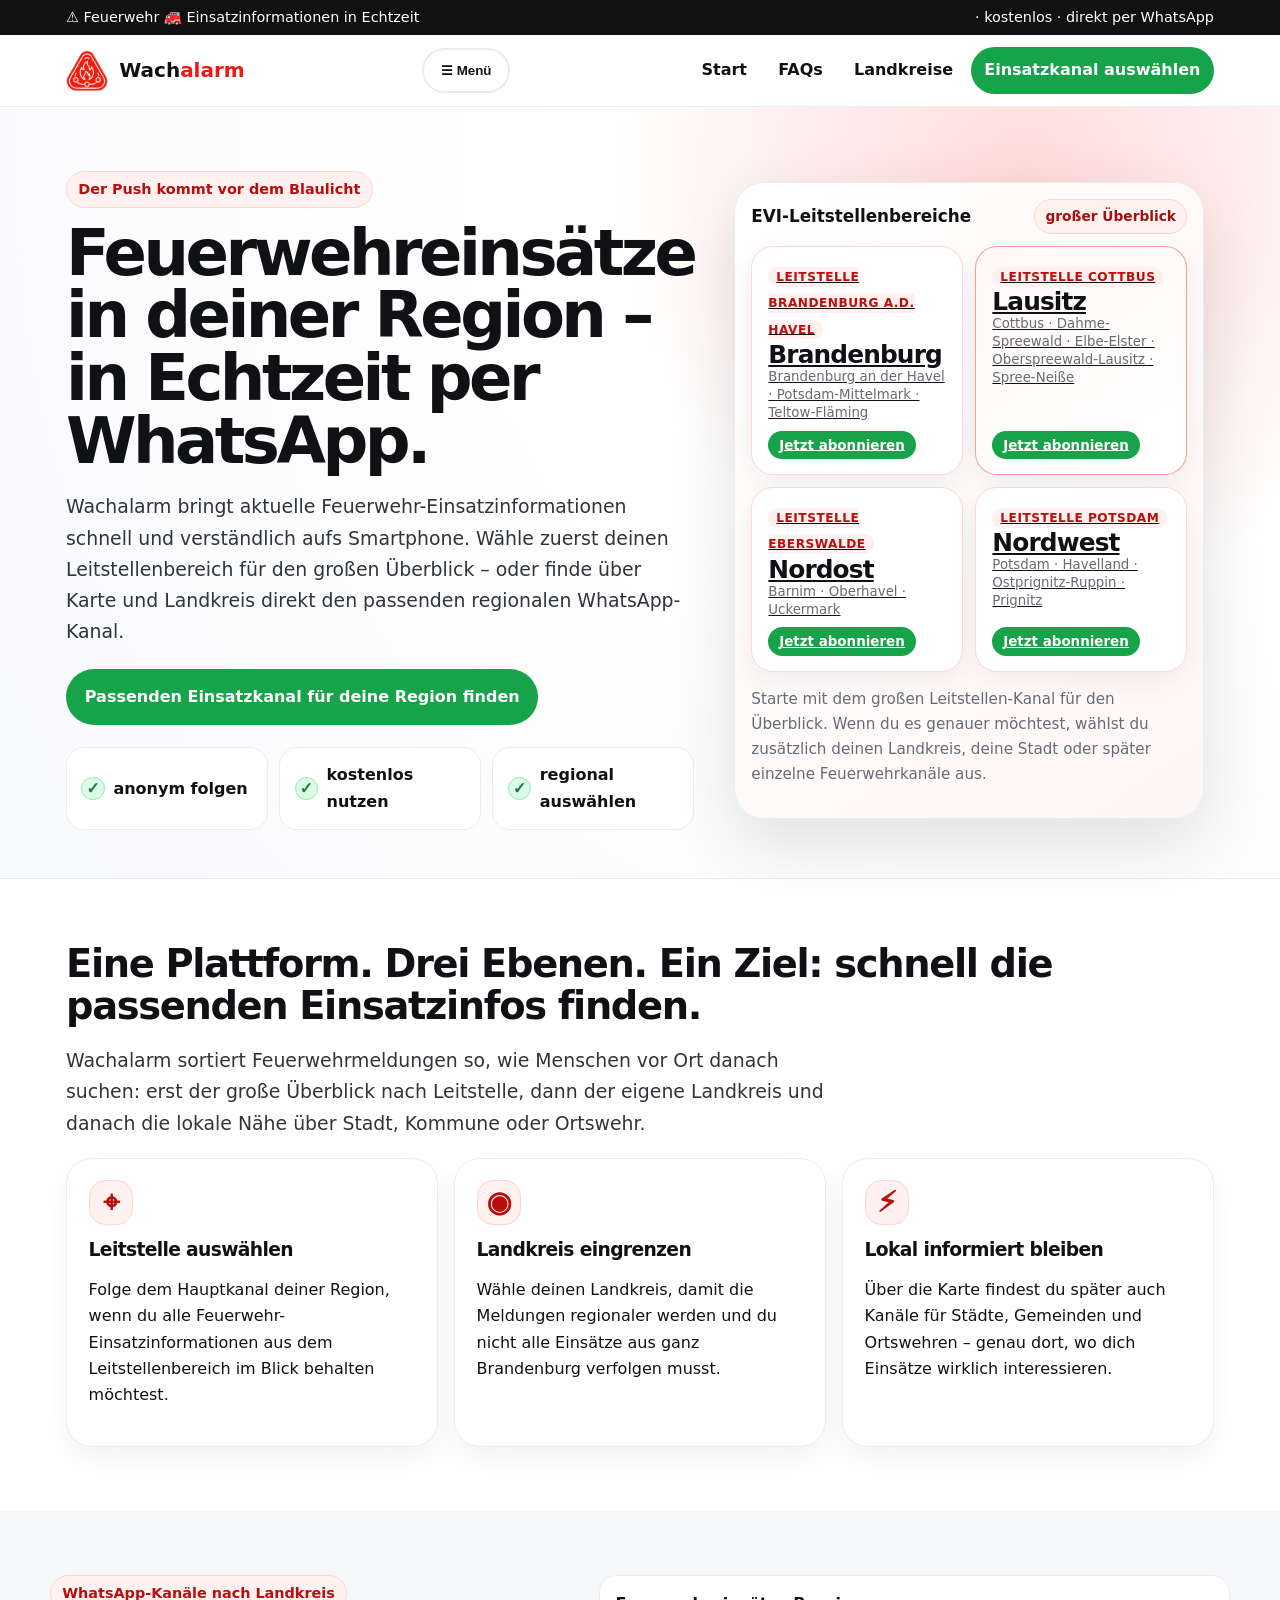
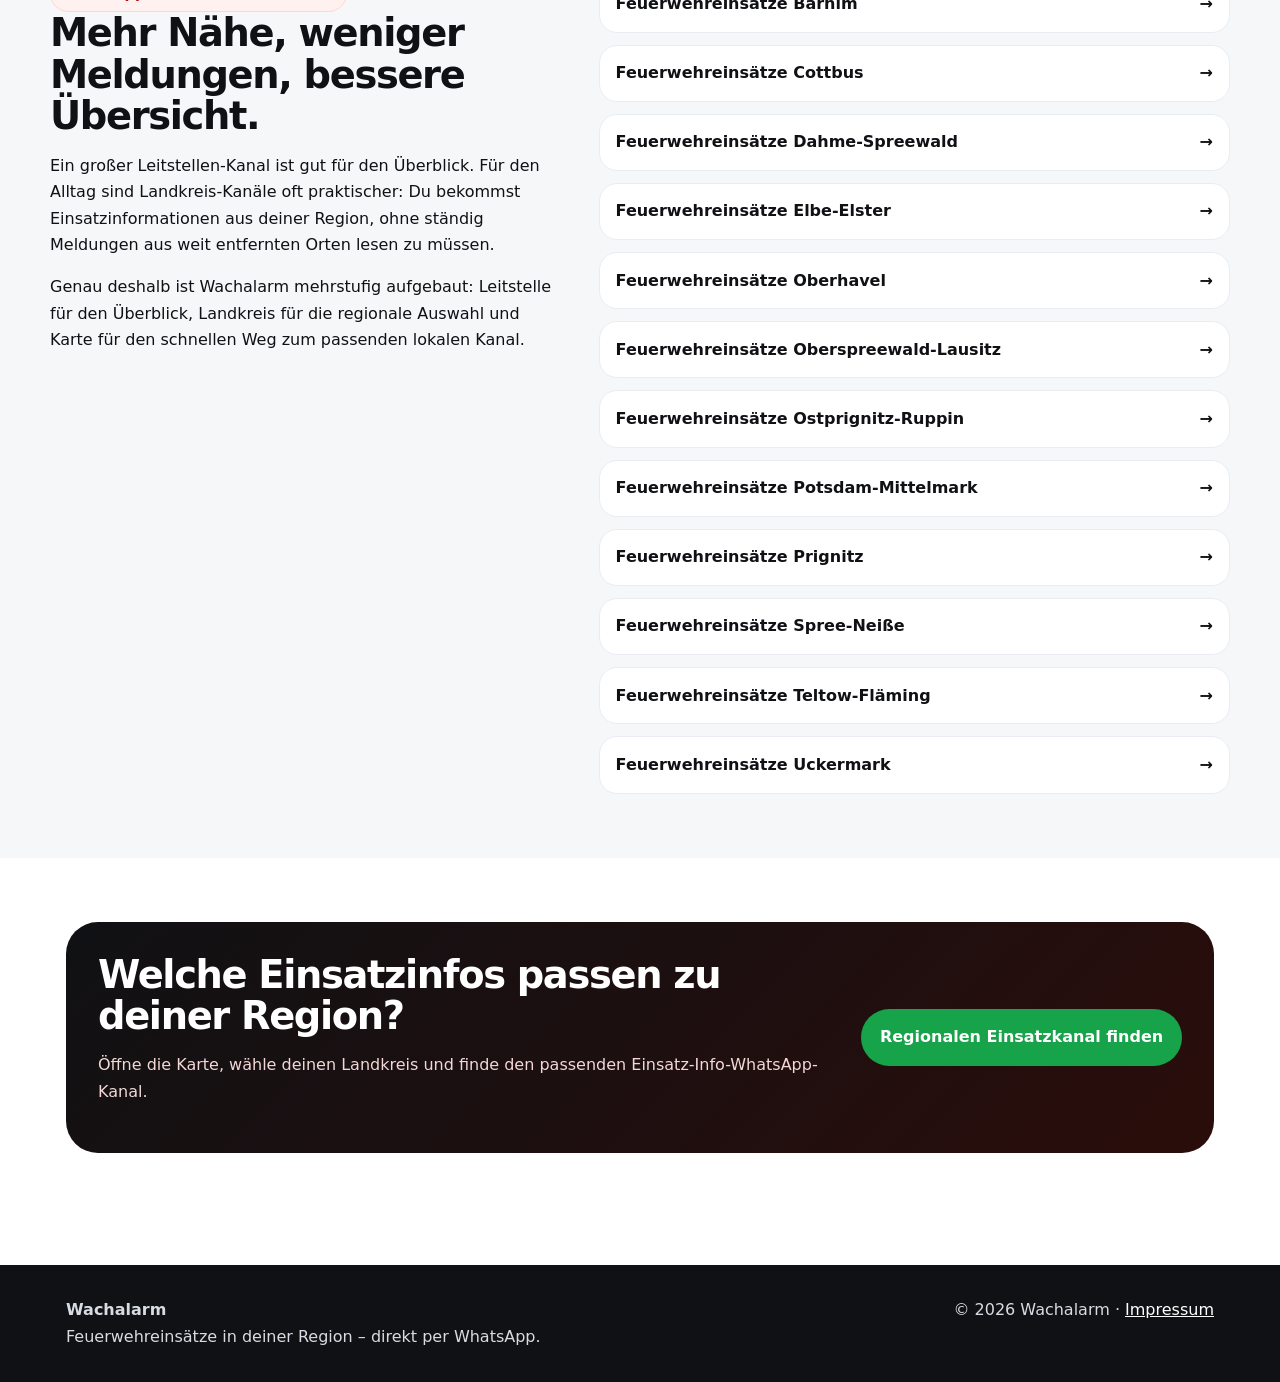
<file: index.html>
<!DOCTYPE html>
<html lang="de">
<head>
  <meta charset="UTF-8">
  <meta name="viewport" content="width=device-width, initial-scale=1.0">
  <title>Wachalarm Brandenburg – Feuerwehreinsätze aktuell per WhatsApp</title>
  <meta name="description" content="Wachalarm zeigt Feuerwehr-Einsatzinformationen aus Brandenburg. Region auswählen, WhatsApp-Kanal abonnieren und aktuelle Feuerwehreinsätze anonym erhalten.">
  <meta name="robots" content="index,follow">
  <link rel="canonical" href="https://wachalarm.de/">
  <meta property="og:title" content="Wachalarm Brandenburg – Feuerwehreinsätze aktuell per WhatsApp">
  <meta property="og:description" content="Regionale Feuerwehr-Einsatzinformationen direkt per WhatsApp: anonym, kostenlos und nach Landkreis filterbar.">
  <meta property="og:type" content="website">
  <meta property="og:url" content="https://wachalarm.de/">
  <meta property="og:image" content="https://wachalarm.de/images/waw.png">
  <meta name="twitter:card" content="summary_large_image">
  <link rel="icon" href="/images/waw.png">
  <link rel="stylesheet" href="/assets/css/style.css">
  <script defer src="/assets/js/includes.js"></script>
</head>
<body>
  <div id="menu-placeholder"></div>

  <main>
    <section class="hero">
      <div class="wrap">
        <div>
          <span class="eyebrow">Der Push kommt vor dem Blaulicht</span>
          <h1>Feuerwehreinsätze in deiner Region – in Echtzeit per WhatsApp.</h1>
          <p class="lead">
            Wachalarm bringt aktuelle Feuerwehr-Einsatzinformationen schnell und verständlich aufs Smartphone.
            Wähle zuerst deinen Leitstellenbereich für den großen Überblick – oder finde über Karte und Landkreis
            direkt den passenden regionalen WhatsApp-Kanal.
          </p>
          <div class="actions">
            <a class="btn primary" href="/karte.html">Passenden Einsatzkanal für deine Region finden</a>
          </div>
          <div class="trust">
            <div><span class="trust-icon">✓</span> anonym folgen</div>
            <div><span class="trust-icon">✓</span> kostenlos nutzen</div>
            <div><span class="trust-icon">✓</span> regional auswählen</div>
          </div>
        </div>

        <div class="map-card control-centers-card">
          <div class="map-head">
            <strong>EVI-Leitstellenbereiche</strong>
            <span class="pill">großer Überblick</span>
          </div>

          <div class="control-grid">
            <article class="control-tile">
              <a class="tile-main" href="https://whatsapp.com/channel/0029VbCzebT3GJOot5t3Bb0I">
                <span class="control-label">Leitstelle Brandenburg a.d. Havel</span>
                <b>Brandenburg</b>
                <small>Brandenburg an der Havel · Potsdam-Mittelmark · Teltow-Fläming</small>
              </a>
              <div class="tile-actions">
                <a class="tile-cta" href="https://whatsapp.com/channel/0029VbCzebT3GJOot5t3Bb0I" target="_blank" rel="noopener">Jetzt abonnieren</a>
              </div>
            </article>

            <article class="control-tile featured">
              <a class="tile-main" href="https://whatsapp.com/channel/0029Vabqtxa1noz5MgOe7L0D">
                <span class="control-label">Leitstelle Cottbus</span>
                <b>Lausitz</b>
                <small>Cottbus · Dahme-Spreewald · Elbe-Elster · Oberspreewald-Lausitz · Spree-Neiße</small>
              </a>
              <div class="tile-actions">
                <a class="tile-cta" href="https://whatsapp.com/channel/0029Vabqtxa1noz5MgOe7L0D" target="_blank" rel="noopener">Jetzt abonnieren</a>
              </div>
            </article>

            <article class="control-tile">
              <a class="tile-main" href="https://whatsapp.com/channel/0029VbCzebT3GJOot5t3Bb0I">
                <span class="control-label">Leitstelle Eberswalde</span>
                <b>Nordost</b>
                <small>Barnim · Oberhavel · Uckermark</small>
              </a>
              <div class="tile-actions">
                <a class="tile-cta" href="https://whatsapp.com/channel/0029VbCzebT3GJOot5t3Bb0I" target="_blank" rel="noopener">Jetzt abonnieren</a>
              </div>
            </article>

            <article class="control-tile">
              <a class="tile-main" href="https://whatsapp.com/channel/0029VbCyfZN35fLvfxdCKJ3G">
                <span class="control-label">Leitstelle Potsdam</span>
                <b>Nordwest</b>
                <small>Potsdam · Havelland · Ostprignitz-Ruppin · Prignitz</small>
              </a>
              <div class="tile-actions">
                <a class="tile-cta" href="https://whatsapp.com/channel/0029VbCyfZN35fLvfxdCKJ3G" target="_blank" rel="noopener">Jetzt abonnieren</a>
              </div>
            </article>
          </div>

          <p class="small">
            Starte mit dem großen Leitstellen-Kanal für den Überblick. Wenn du es genauer möchtest,
            wählst du zusätzlich deinen Landkreis, deine Stadt oder später einzelne Feuerwehrkanäle aus.
          </p>
        </div>
      </div>
    </section>

    <section class="section">
      <h2>Eine Plattform. Drei Ebenen. Ein Ziel: schnell die passenden Einsatzinfos finden.</h2>
      <p class="lead">
        Wachalarm sortiert Feuerwehrmeldungen so, wie Menschen vor Ort danach suchen:
        erst der große Überblick nach Leitstelle, dann der eigene Landkreis und danach die lokale Nähe
        über Stadt, Kommune oder Ortswehr.
      </p>

      <div class="cards">
        <div class="card">
          <div class="icon">⌖</div>
          <h3>Leitstelle auswählen</h3>
          <p>Folge dem Hauptkanal deiner Region, wenn du alle Feuerwehr-Einsatzinformationen aus dem Leitstellenbereich im Blick behalten möchtest.</p>
        </div>
        <div class="card">
          <div class="icon">◉</div>
          <h3>Landkreis eingrenzen</h3>
          <p>Wähle deinen Landkreis, damit die Meldungen regionaler werden und du nicht alle Einsätze aus ganz Brandenburg verfolgen musst.</p>
        </div>
        <div class="card">
          <div class="icon">⚡</div>
          <h3>Lokal informiert bleiben</h3>
          <p>Über die Karte findest du später auch Kanäle für Städte, Gemeinden und Ortswehren – genau dort, wo dich Einsätze wirklich interessieren.</p>
        </div>
      </div>
    </section>

    <section class="section alt">
      <div class="inner split">
        <div>
          <span class="eyebrow">WhatsApp-Kanäle nach Landkreis</span>
          <h2>Mehr Nähe, weniger Meldungen, bessere Übersicht.</h2>
          <p>
            Ein großer Leitstellen-Kanal ist gut für den Überblick. Für den Alltag sind Landkreis-Kanäle oft praktischer:
            Du bekommst Einsatzinformationen aus deiner Region, ohne ständig Meldungen aus weit entfernten Orten lesen zu müssen.
          </p>
          <p>
            Genau deshalb ist Wachalarm mehrstufig aufgebaut: Leitstelle für den Überblick, Landkreis für die regionale Auswahl
            und Karte für den schnellen Weg zum passenden lokalen Kanal.
          </p>
        </div>

        <div class="list">
          <a href="/landkreise/barnim.html"><span>Feuerwehreinsätze Barnim</span><span>→</span></a>
          <a href="/landkreise/cottbus.html"><span>Feuerwehreinsätze Cottbus</span><span>→</span></a>
          <a href="/landkreise/dahme-spreewald.html"><span>Feuerwehreinsätze Dahme-Spreewald</span><span>→</span></a>
          <a href="/landkreise/elbe-elster.html"><span>Feuerwehreinsätze Elbe-Elster</span><span>→</span></a>
          <a href="/landkreise/oberhavel.html"><span>Feuerwehreinsätze Oberhavel</span><span>→</span></a>
          <a href="/landkreise/oberspreewald-lausitz.html"><span>Feuerwehreinsätze Oberspreewald-Lausitz</span><span>→</span></a>
          <a href="/landkreise/ostprignitz-ruppin.html"><span>Feuerwehreinsätze Ostprignitz-Ruppin</span><span>→</span></a>
          <a href="/landkreise/potsdam-mittelmark.html"><span>Feuerwehreinsätze Potsdam-Mittelmark</span><span>→</span></a>
          <a href="/landkreise/prignitz.html"><span>Feuerwehreinsätze Prignitz</span><span>→</span></a>
          <a href="/landkreise/spree-neisse.html"><span>Feuerwehreinsätze Spree-Neiße</span><span>→</span></a>
          <a href="/landkreise/teltow-flaeming.html"><span>Feuerwehreinsätze Teltow-Fläming</span><span>→</span></a>
          <a href="/landkreise/uckermark.html"><span>Feuerwehreinsätze Uckermark</span><span>→</span></a>
        </div>
      </div>
    </section>

    <section class="section">
      <div class="cta">
        <div>
          <h2>Welche Einsatzinfos passen zu deiner Region?</h2>
          <p>Öffne die Karte, wähle deinen Landkreis und finde den passenden Einsatz-Info-WhatsApp-Kanal.</p>
        </div>
        <a class="btn primary" href="/karte.html">Regionalen Einsatzkanal finden</a>
      </div>
    </section>
  </main>

  <div id="footer-placeholder"></div>
</body>
</html>
</file>
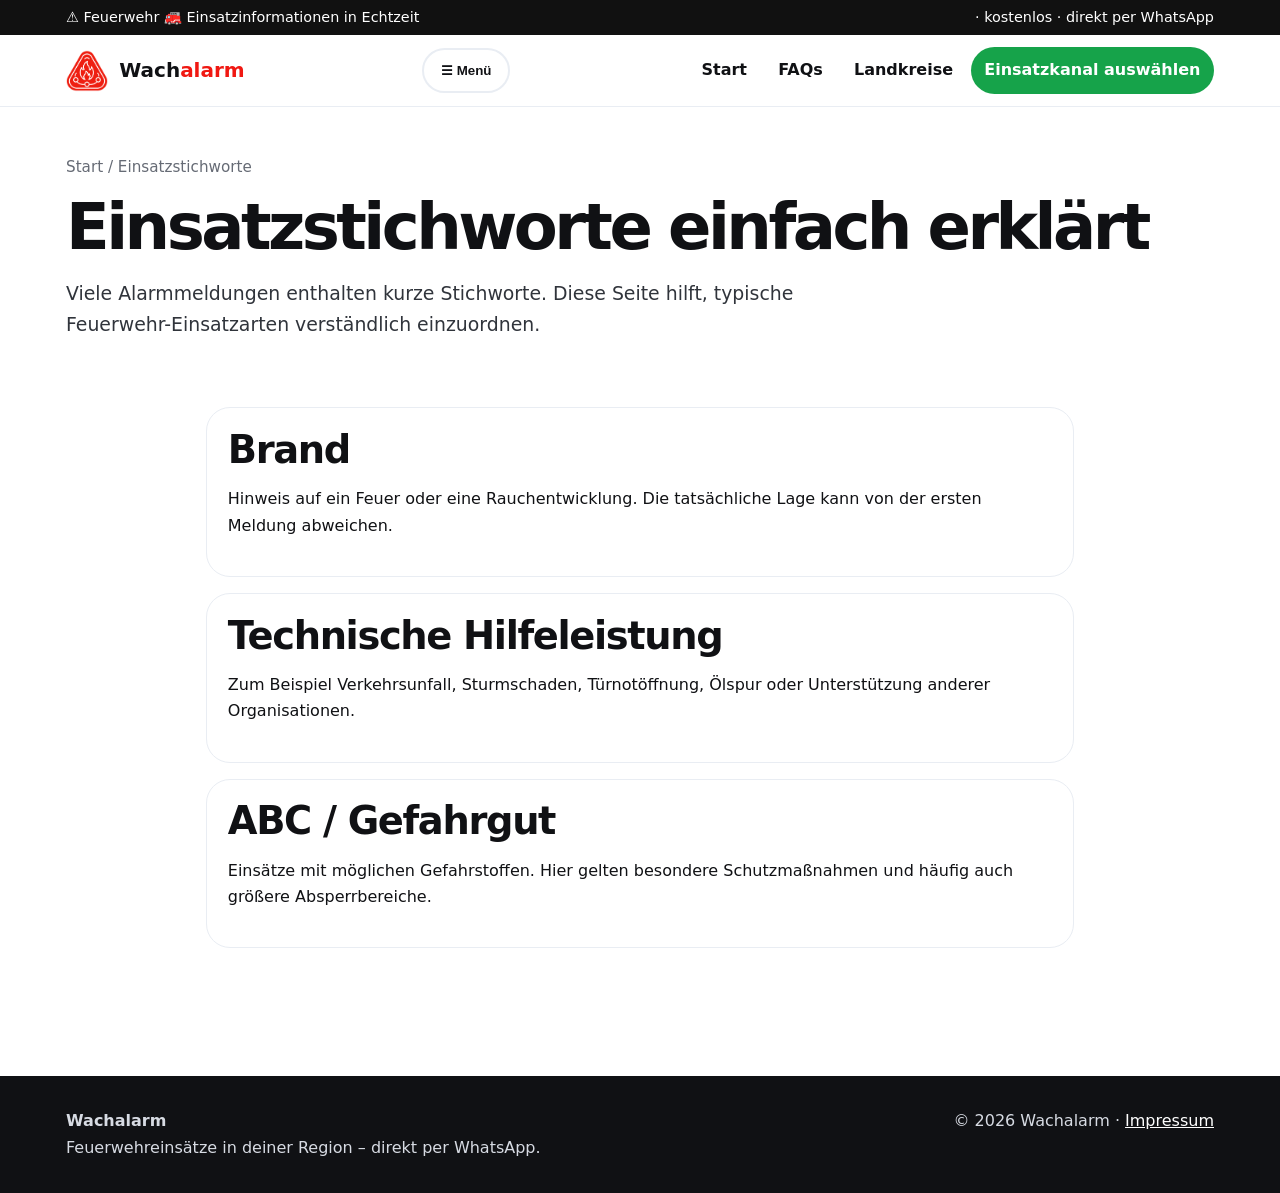
<file: einsatzstichworte.html>
<!DOCTYPE html><html lang="de"><head><meta charset="UTF-8"><meta name="viewport" content="width=device-width, initial-scale=1.0"><title>Einsatzstichworte Feuerwehr einfach erklärt</title><meta name="description" content="Was bedeuten Feuerwehr-Einsatzstichworte wie Brand, Hilfeleistung, Ölspur oder Verkehrsunfall? Wachalarm erklärt Einsatzmeldungen bürgernah."><meta name="robots" content="index,follow"><link rel="canonical" href="https://wachalarm.de/einsatzstichworte.html"><meta property="og:title" content="Einsatzstichworte Feuerwehr einfach erklärt"><meta property="og:description" content="Was bedeuten Feuerwehr-Einsatzstichworte wie Brand, Hilfeleistung, Ölspur oder Verkehrsunfall? Wachalarm erklärt Einsatzmeldungen bürgernah."><meta property="og:type" content="website"><meta property="og:url" content="https://wachalarm.de/einsatzstichworte.html"><meta property="og:image" content="https://wachalarm.de/images/waw.png"><meta name="twitter:card" content="summary_large_image"><link rel="icon" href="/images/waw.png"><link rel="stylesheet" href="/assets/css/style.css"><script defer src="/assets/js/includes.js"></script></head><body><div id="menu-placeholder"><div class="topbar"><div class="wrap"><span>⚠️ Einsatzinformationen für Bürgerinnen und Bürger</span><span>anonym · kostenlos · direkt per WhatsApp</span></div></div><header class="header"><nav class="nav"><a class="brand" href="/index.html"><img src="/images/waw.png" alt="Wachalarm Logo"><span>Wach<b>alarm</b></span></a><button class="mobile-toggle btn secondary" aria-label="Menü öffnen">☰ Menü</button><div class="menu"><a href="/index.html">Start</a><div class="drop"><button class="dropbtn">Was ist Wachalarm?</button><div class="drop-content"><a href="/was-ist.html">Über Wachalarm</a><a href="/faq.html">FAQ</a><a href="/einsatzstichworte.html">Einsatzstichworte</a></div></div><div class="drop"><button class="dropbtn">Landkreise</button><div class="drop-content"><a href="/landkreise/barnim.html">Barnim</a><a href="/landkreise/cottbus.html">Cottbus</a><a href="/landkreise/dahme-spreewald.html">Dahme-Spreewald</a><a href="/landkreise/elbe-elster.html">Elbe-Elster</a><a href="/landkreise/oberhavel.html">Oberhavel</a><a href="/landkreise/oberspreewald-lausitz.html">Oberspreewald-Lausitz</a><a href="/landkreise/ostprignitz-ruppin.html">Ostprignitz-Ruppin</a><a href="/landkreise/potsdam-mittelmark.html">Potsdam-Mittelmark</a><a href="/landkreise/prignitz.html">Prignitz</a><a href="/landkreise/spree-neisse.html">Spree-Neiße</a><a href="/landkreise/teltow-flaeming.html">Teltow-Fläming</a><a href="/landkreise/uckermark.html">Uckermark</a></div></div><a class="btn primary" href="#karte">Region finden</a></div></nav></header></div><main><section class="page-hero"><div class="breadcrumbs">Start / Einsatzstichworte</div><h1>Einsatzstichworte einfach erklärt</h1><p class="lead">Viele Alarmmeldungen enthalten kurze Stichworte. Diese Seite hilft, typische Feuerwehr-Einsatzarten verständlich einzuordnen.</p></section><section class="content"><div class="box"><h2>Brand</h2><p>Hinweis auf ein Feuer oder eine Rauchentwicklung. Die tatsächliche Lage kann von der ersten Meldung abweichen.</p></div><div class="box"><h2>Technische Hilfeleistung</h2><p>Zum Beispiel Verkehrsunfall, Sturmschaden, Türnotöffnung, Ölspur oder Unterstützung anderer Organisationen.</p></div><div class="box"><h2>ABC / Gefahrgut</h2><p>Einsätze mit möglichen Gefahrstoffen. Hier gelten besondere Schutzmaßnahmen und häufig auch größere Absperrbereiche.</p></div></section></main><div id="footer-placeholder"><footer class="footer"><div class="wrap"><div><strong>Wachalarm</strong><br><span>Feuerwehreinsätze in deiner Region – direkt per WhatsApp.</span></div><div>© 2026 Wachalarm · <a href="/impressum.html">Impressum</a></div></div></footer></div></body></html>
</file>
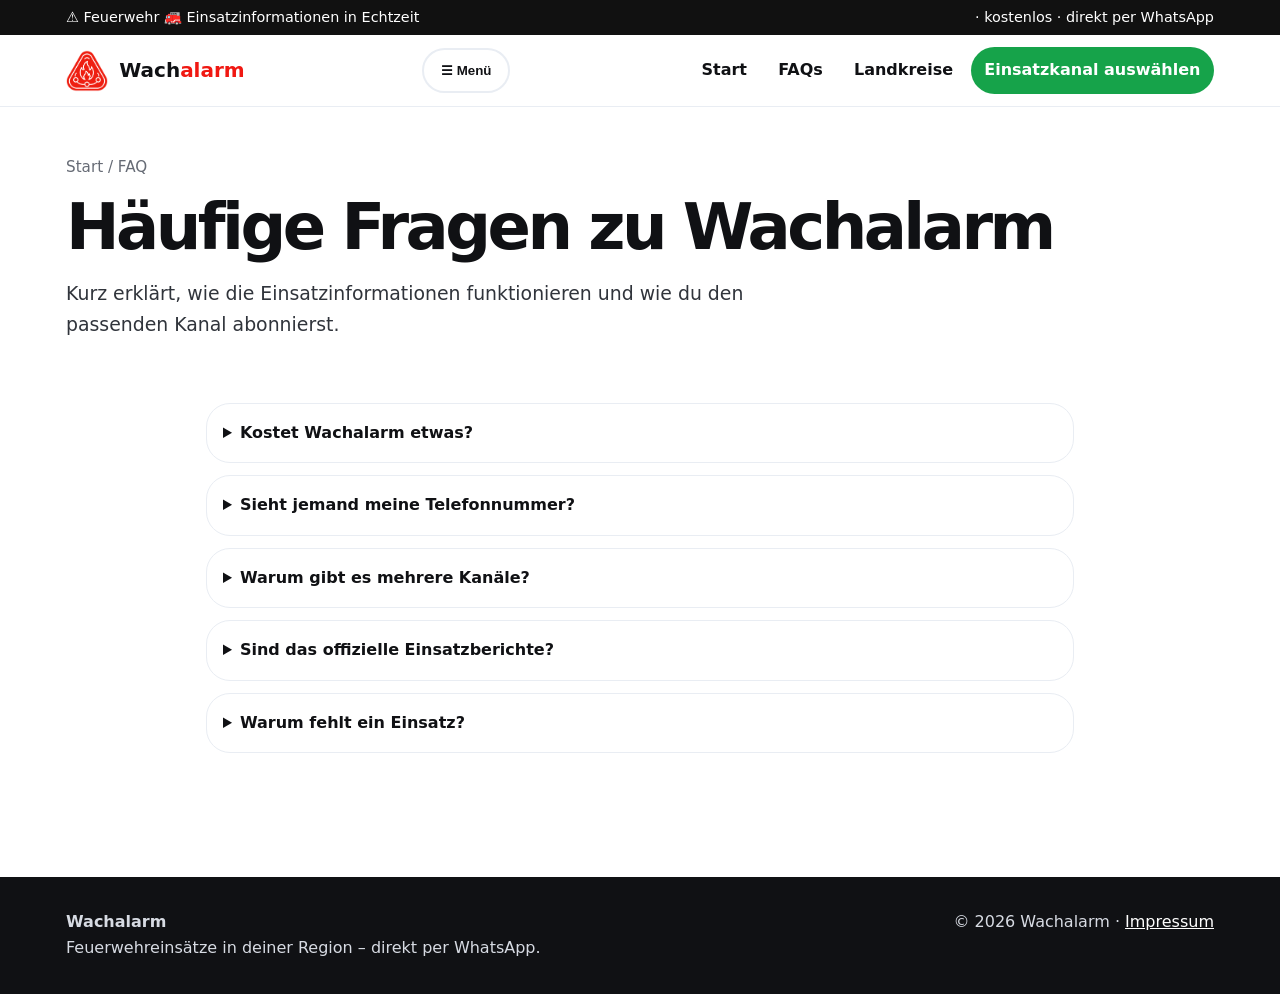
<file: faq.html>
<!DOCTYPE html><html lang="de"><head><meta charset="UTF-8"><meta name="viewport" content="width=device-width, initial-scale=1.0"><title>FAQ Wachalarm – Fragen zu Feuerwehr-Einsätzen per WhatsApp</title><meta name="description" content="Antworten zu Wachalarm, WhatsApp-Kanälen, Datenschutz, Einsatzmeldungen und regionalen Feuerwehrinformationen."><meta name="robots" content="index,follow"><link rel="canonical" href="https://wachalarm.de/faq.html"><meta property="og:title" content="FAQ Wachalarm – Fragen zu Feuerwehr-Einsätzen per WhatsApp"><meta property="og:description" content="Antworten zu Wachalarm, WhatsApp-Kanälen, Datenschutz, Einsatzmeldungen und regionalen Feuerwehrinformationen."><meta property="og:type" content="website"><meta property="og:url" content="https://wachalarm.de/faq.html"><meta property="og:image" content="https://wachalarm.de/images/waw.png"><meta name="twitter:card" content="summary_large_image"><link rel="icon" href="/images/waw.png"><link rel="stylesheet" href="/assets/css/style.css"><script defer src="/assets/js/includes.js"></script></head><body><div id="menu-placeholder"><div class="topbar"><div class="wrap"><span>⚠️ Einsatzinformationen für Bürgerinnen und Bürger</span><span>anonym · kostenlos · direkt per WhatsApp</span></div></div><header class="header"><nav class="nav"><a class="brand" href="/index.html"><img src="/images/waw.png" alt="Wachalarm Logo"><span>Wach<b>alarm</b></span></a><button class="mobile-toggle btn secondary" aria-label="Menü öffnen">☰ Menü</button><div class="menu"><a href="/index.html">Start</a><div class="drop"><button class="dropbtn">Was ist Wachalarm?</button><div class="drop-content"><a href="/was-ist.html">Über Wachalarm</a><a href="/faq.html">FAQ</a><a href="/einsatzstichworte.html">Einsatzstichworte</a></div></div><div class="drop"><button class="dropbtn">Landkreise</button><div class="drop-content"><a href="/landkreise/barnim.html">Barnim</a><a href="/landkreise/cottbus.html">Cottbus</a><a href="/landkreise/dahme-spreewald.html">Dahme-Spreewald</a><a href="/landkreise/elbe-elster.html">Elbe-Elster</a><a href="/landkreise/oberhavel.html">Oberhavel</a><a href="/landkreise/oberspreewald-lausitz.html">Oberspreewald-Lausitz</a><a href="/landkreise/ostprignitz-ruppin.html">Ostprignitz-Ruppin</a><a href="/landkreise/potsdam-mittelmark.html">Potsdam-Mittelmark</a><a href="/landkreise/prignitz.html">Prignitz</a><a href="/landkreise/spree-neisse.html">Spree-Neiße</a><a href="/landkreise/teltow-flaeming.html">Teltow-Fläming</a><a href="/landkreise/uckermark.html">Uckermark</a></div></div><a class="btn primary" href="#karte">Region finden</a></div></nav></header></div><main><section class="page-hero"><div class="breadcrumbs">Start / FAQ</div><h1>Häufige Fragen zu Wachalarm</h1><p class="lead">Kurz erklärt, wie die Einsatzinformationen funktionieren und wie du den passenden Kanal abonnierst.</p></section><section class="content faq"><details><summary>Kostet Wachalarm etwas?</summary><p>Nein. Das Abonnieren der WhatsApp-Kanäle ist kostenlos.</p></details><details><summary>Sieht jemand meine Telefonnummer?</summary><p>Nein. Bei WhatsApp-Kanälen bleiben Telefonnummern für andere Abonnenten unsichtbar.</p></details><details><summary>Warum gibt es mehrere Kanäle?</summary><p>Ein Hauptkanal ist praktisch für den Überblick. Regionale Kanäle helfen, nur Meldungen aus der eigenen Umgebung zu erhalten.</p></details><details><summary>Sind das offizielle Einsatzberichte?</summary><p>Nein. Es sind Einsatzvorinformationen. Ausführliche Presse- oder Einsatzberichte veröffentlichen die zuständigen Stellen.</p></details><details><summary>Warum fehlt ein Einsatz?</summary><p>Nicht jede Alarmierung eignet sich für eine öffentliche Information. Datenschutz, Technik und Relevanz werden berücksichtigt.</p></details></section></main><div id="footer-placeholder"><footer class="footer"><div class="wrap"><div><strong>Wachalarm</strong><br><span>Feuerwehreinsätze in deiner Region – direkt per WhatsApp.</span></div><div>© 2026 Wachalarm · <a href="/impressum.html">Impressum</a></div></div></footer></div></body></html>
</file>
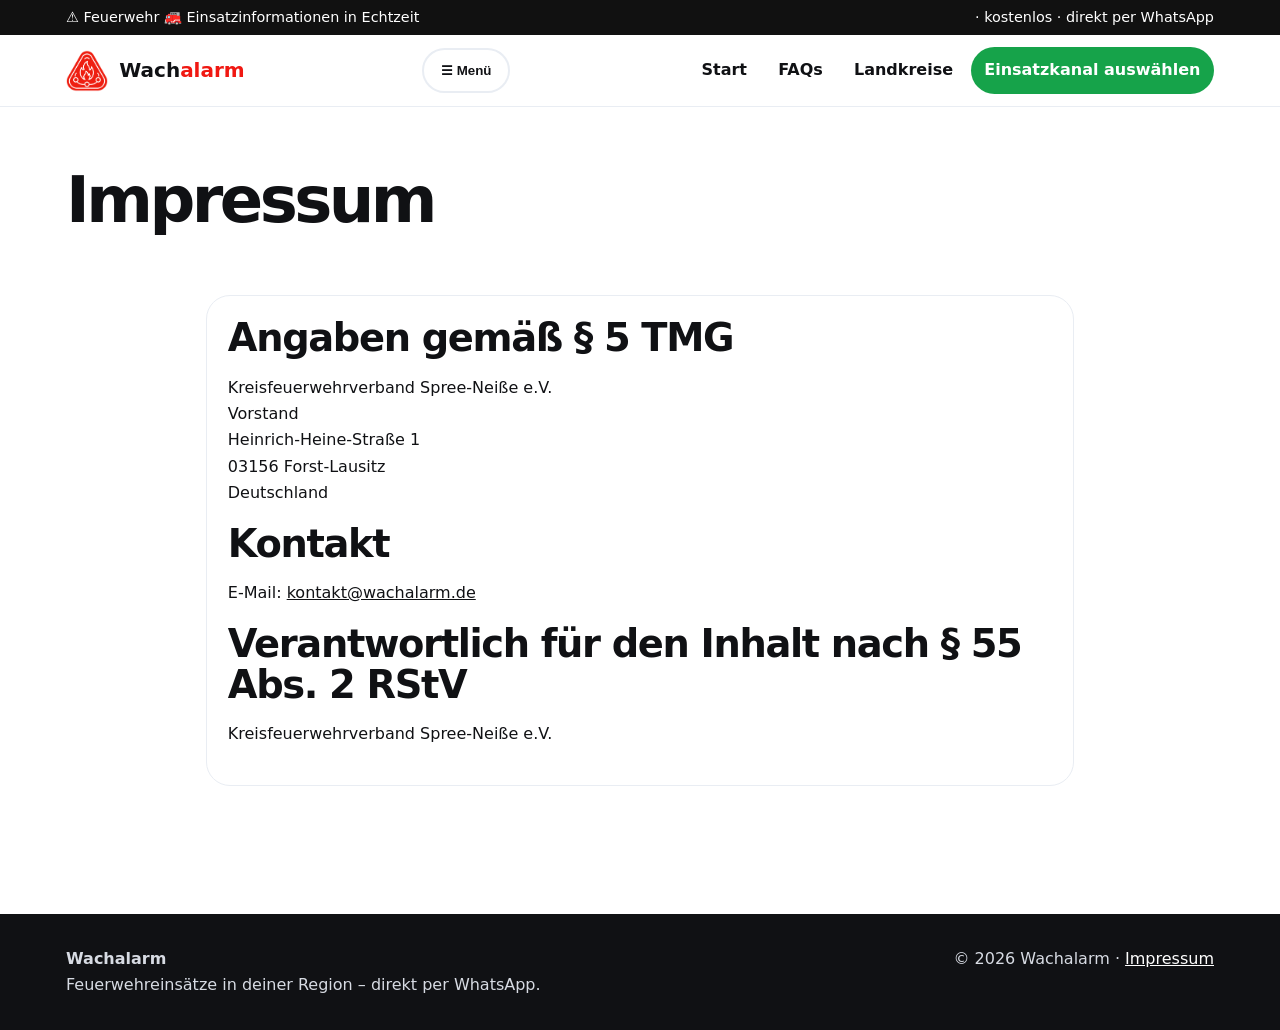
<file: impressum.html>
<!DOCTYPE html><html lang="de"><head><meta charset="UTF-8"><meta name="viewport" content="width=device-width, initial-scale=1.0">
  <title>Impressum – Wachalarm</title><meta name="description" content="Impressum und Kontaktangaben von Wachalarm.">
  <meta name="robots" content="index,follow"><link rel="canonical" href="https://wachalarm.de/impressum.html"><meta property="og:title" content="Impressum – Wachalarm"><meta property="og:description" content="Impressum und Kontaktangaben von Wachalarm."><meta property="og:type" content="website"><meta property="og:url" content="https://wachalarm.de/impressum.html"><meta property="og:image" content="https://wachalarm.de/images/waw.png"><meta name="twitter:card" content="summary_large_image"><link rel="icon" href="/images/waw.png"><link rel="stylesheet" href="/assets/css/style.css"><script defer src="/assets/js/includes.js"></script></head><body><div id="menu-placeholder"><div class="topbar"><div class="wrap"><span>⚠️ Einsatzinformationen für Bürgerinnen und Bürger</span><span>anonym · kostenlos · direkt per WhatsApp</span></div></div><header class="header"><nav class="nav"><a class="brand" href="/index.html"><img src="/images/waw.png" alt="Wachalarm Logo"><span>Wach<b>alarm</b></span></a><button class="mobile-toggle btn secondary" aria-label="Menü öffnen">☰ Menü</button><div class="menu"><a href="/index.html">Start</a><div class="drop"><button class="dropbtn">Was ist Wachalarm?</button><div class="drop-content"><a href="/was-ist.html">Über Wachalarm</a><a href="/faq.html">FAQ</a>
    <a href="/einsatzstichworte.html">Einsatzstichworte</a></div></div><div class="drop"><button class="dropbtn">Landkreise</button><div class="drop-content"><a href="/landkreise/barnim.html">Barnim</a><a href="/landkreise/cottbus.html">Cottbus</a><a href="/landkreise/dahme-spreewald.html">Dahme-Spreewald</a><a href="/landkreise/elbe-elster.html">Elbe-Elster</a><a href="/landkreise/oberhavel.html">Oberhavel</a><a href="/landkreise/oberspreewald-lausitz.html">Oberspreewald-Lausitz</a><a href="/landkreise/ostprignitz-ruppin.html">Ostprignitz-Ruppin</a><a href="/landkreise/potsdam-mittelmark.html">Potsdam-Mittelmark</a><a href="/landkreise/prignitz.html">Prignitz</a><a href="/landkreise/spree-neisse.html">Spree-Neiße</a><a href="/landkreise/teltow-flaeming.html">Teltow-Fläming</a><a href="/landkreise/uckermark.html">Uckermark</a></div></div><a class="btn primary" href="#karte">Region finden</a></div></nav></header></div><main><section class="page-hero"><h1>Impressum</h1></section><section class="content"><div class="box"><h2>Angaben gemäß § 5 TMG</h2><p>Kreisfeuerwehrverband Spree-Neiße e.V.<br>Vorstand<br>Heinrich-Heine-Straße 1<br>03156 Forst-Lausitz<br>Deutschland</p><h2>Kontakt</h2><p>E-Mail: <a href="mailto:kontakt@wachalarm.de">kontakt@wachalarm.de</a></p><h2>Verantwortlich für den Inhalt nach § 55 Abs. 2 RStV</h2><p>Kreisfeuerwehrverband Spree-Neiße e.V.</p></div></section></main><div id="footer-placeholder"><footer class="footer"><div class="wrap"><div><strong>Wachalarm</strong><br><span>Feuerwehreinsätze in deiner Region – direkt per WhatsApp.</span></div><div>© 2026 Wachalarm · <a href="/impressum.html">Impressum</a></div></div></footer></div></body></html>
</file>
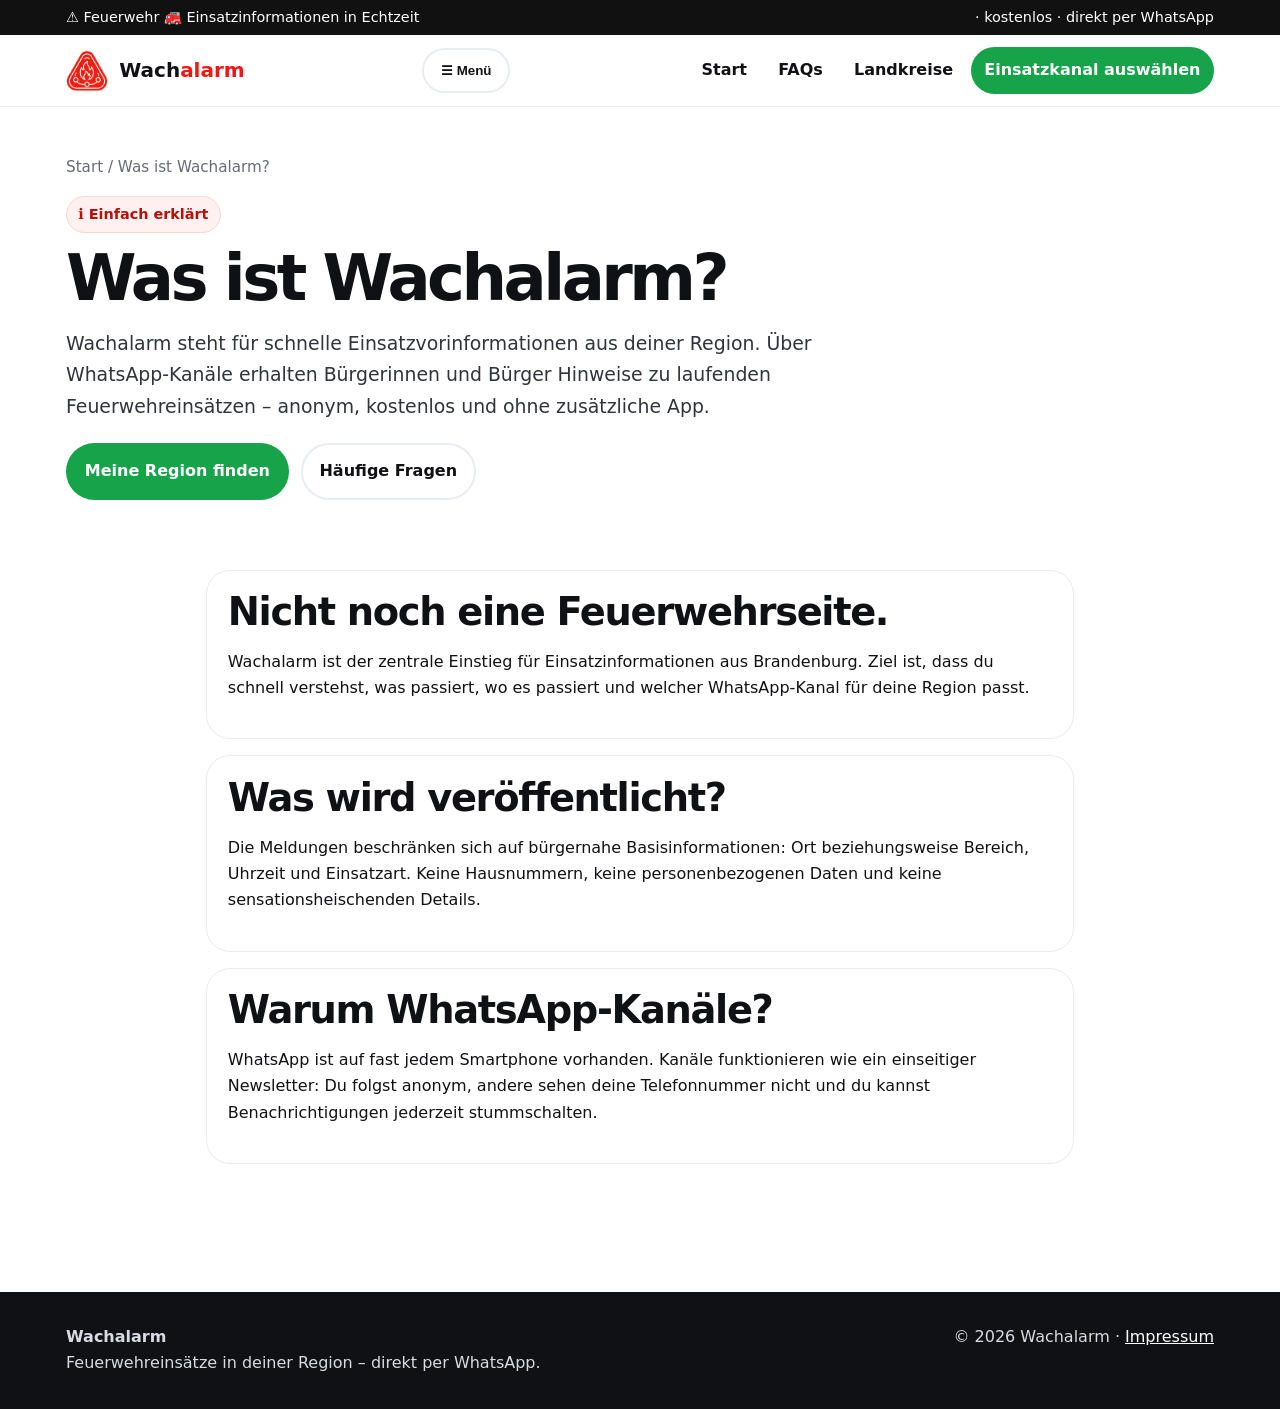
<file: was-ist.html>
<!DOCTYPE html><html lang="de"><head><meta charset="UTF-8"><meta name="viewport" content="width=device-width, initial-scale=1.0"><title>Was ist Wachalarm? – Feuerwehr-Einsätze live per WhatsApp</title><meta name="description" content="Wachalarm erklärt: aktuelle Feuerwehreinsätze, Einsatzvorinformationen und regionale WhatsApp-Kanäle für Bürgerinnen und Bürger in Brandenburg."><meta name="robots" content="index,follow"><link rel="canonical" href="https://wachalarm.de/was-ist.html"><meta property="og:title" content="Was ist Wachalarm? – Feuerwehr-Einsätze live per WhatsApp"><meta property="og:description" content="Wachalarm erklärt: aktuelle Feuerwehreinsätze, Einsatzvorinformationen und regionale WhatsApp-Kanäle für Bürgerinnen und Bürger in Brandenburg."><meta property="og:type" content="website"><meta property="og:url" content="https://wachalarm.de/was-ist.html"><meta property="og:image" content="https://wachalarm.de/images/waw.png"><meta name="twitter:card" content="summary_large_image"><link rel="icon" href="/images/waw.png"><link rel="stylesheet" href="/assets/css/style.css"><script defer src="/assets/js/includes.js"></script></head><body><div id="menu-placeholder"><div class="topbar"><div class="wrap"><span>⚠️ Einsatzinformationen für Bürgerinnen und Bürger</span><span>anonym · kostenlos · direkt per WhatsApp</span></div></div><header class="header"><nav class="nav"><a class="brand" href="/index.html"><img src="/images/waw.png" alt="Wachalarm Logo"><span>Wach<b>alarm</b></span></a><button class="mobile-toggle btn secondary" aria-label="Menü öffnen">☰ Menü</button><div class="menu"><a href="/index.html">Start</a><div class="drop"><button class="dropbtn">Was ist Wachalarm?</button><div class="drop-content"><a href="/was-ist.html">Über Wachalarm</a><a href="/faq.html">FAQ</a><a href="/einsatzstichworte.html">Einsatzstichworte</a></div></div><div class="drop"><button class="dropbtn">Landkreise</button><div class="drop-content"><a href="/landkreise/barnim.html">Barnim</a><a href="/landkreise/cottbus.html">Cottbus</a><a href="/landkreise/dahme-spreewald.html">Dahme-Spreewald</a><a href="/landkreise/elbe-elster.html">Elbe-Elster</a><a href="/landkreise/oberhavel.html">Oberhavel</a><a href="/landkreise/oberspreewald-lausitz.html">Oberspreewald-Lausitz</a><a href="/landkreise/ostprignitz-ruppin.html">Ostprignitz-Ruppin</a><a href="/landkreise/potsdam-mittelmark.html">Potsdam-Mittelmark</a><a href="/landkreise/prignitz.html">Prignitz</a><a href="/landkreise/spree-neisse.html">Spree-Neiße</a><a href="/landkreise/teltow-flaeming.html">Teltow-Fläming</a><a href="/landkreise/uckermark.html">Uckermark</a></div></div><a class="btn primary" href="#karte">Region finden</a></div></nav></header></div><main><section class="page-hero"><div class="breadcrumbs">Start / Was ist Wachalarm?</div><span class="eyebrow">ℹ️ Einfach erklärt</span><h1>Was ist Wachalarm?</h1><p class="lead">Wachalarm steht für schnelle Einsatzvorinformationen aus deiner Region. Über WhatsApp-Kanäle erhalten Bürgerinnen und Bürger Hinweise zu laufenden Feuerwehreinsätzen – anonym, kostenlos und ohne zusätzliche App.</p><div class="actions"><a class="btn primary" href="/index.html#karte">Meine Region finden</a><a class="btn secondary" href="/faq.html">Häufige Fragen</a></div></section><section class="content"><div class="box"><h2>Nicht noch eine Feuerwehrseite.</h2><p>Wachalarm ist der zentrale Einstieg für Einsatzinformationen aus Brandenburg. Ziel ist, dass du schnell verstehst, was passiert, wo es passiert und welcher WhatsApp-Kanal für deine Region passt.</p></div><div class="box"><h2>Was wird veröffentlicht?</h2><p>Die Meldungen beschränken sich auf bürgernahe Basisinformationen: Ort beziehungsweise Bereich, Uhrzeit und Einsatzart. Keine Hausnummern, keine personenbezogenen Daten und keine sensationsheischenden Details.</p></div><div class="box"><h2>Warum WhatsApp-Kanäle?</h2><p>WhatsApp ist auf fast jedem Smartphone vorhanden. Kanäle funktionieren wie ein einseitiger Newsletter: Du folgst anonym, andere sehen deine Telefonnummer nicht und du kannst Benachrichtigungen jederzeit stummschalten.</p></div></section></main><div id="footer-placeholder"><footer class="footer"><div class="wrap"><div><strong>Wachalarm</strong><br><span>Feuerwehreinsätze in deiner Region – direkt per WhatsApp.</span></div><div>© 2026 Wachalarm · <a href="/impressum.html">Impressum</a></div></div></footer></div></body></html>
</file>
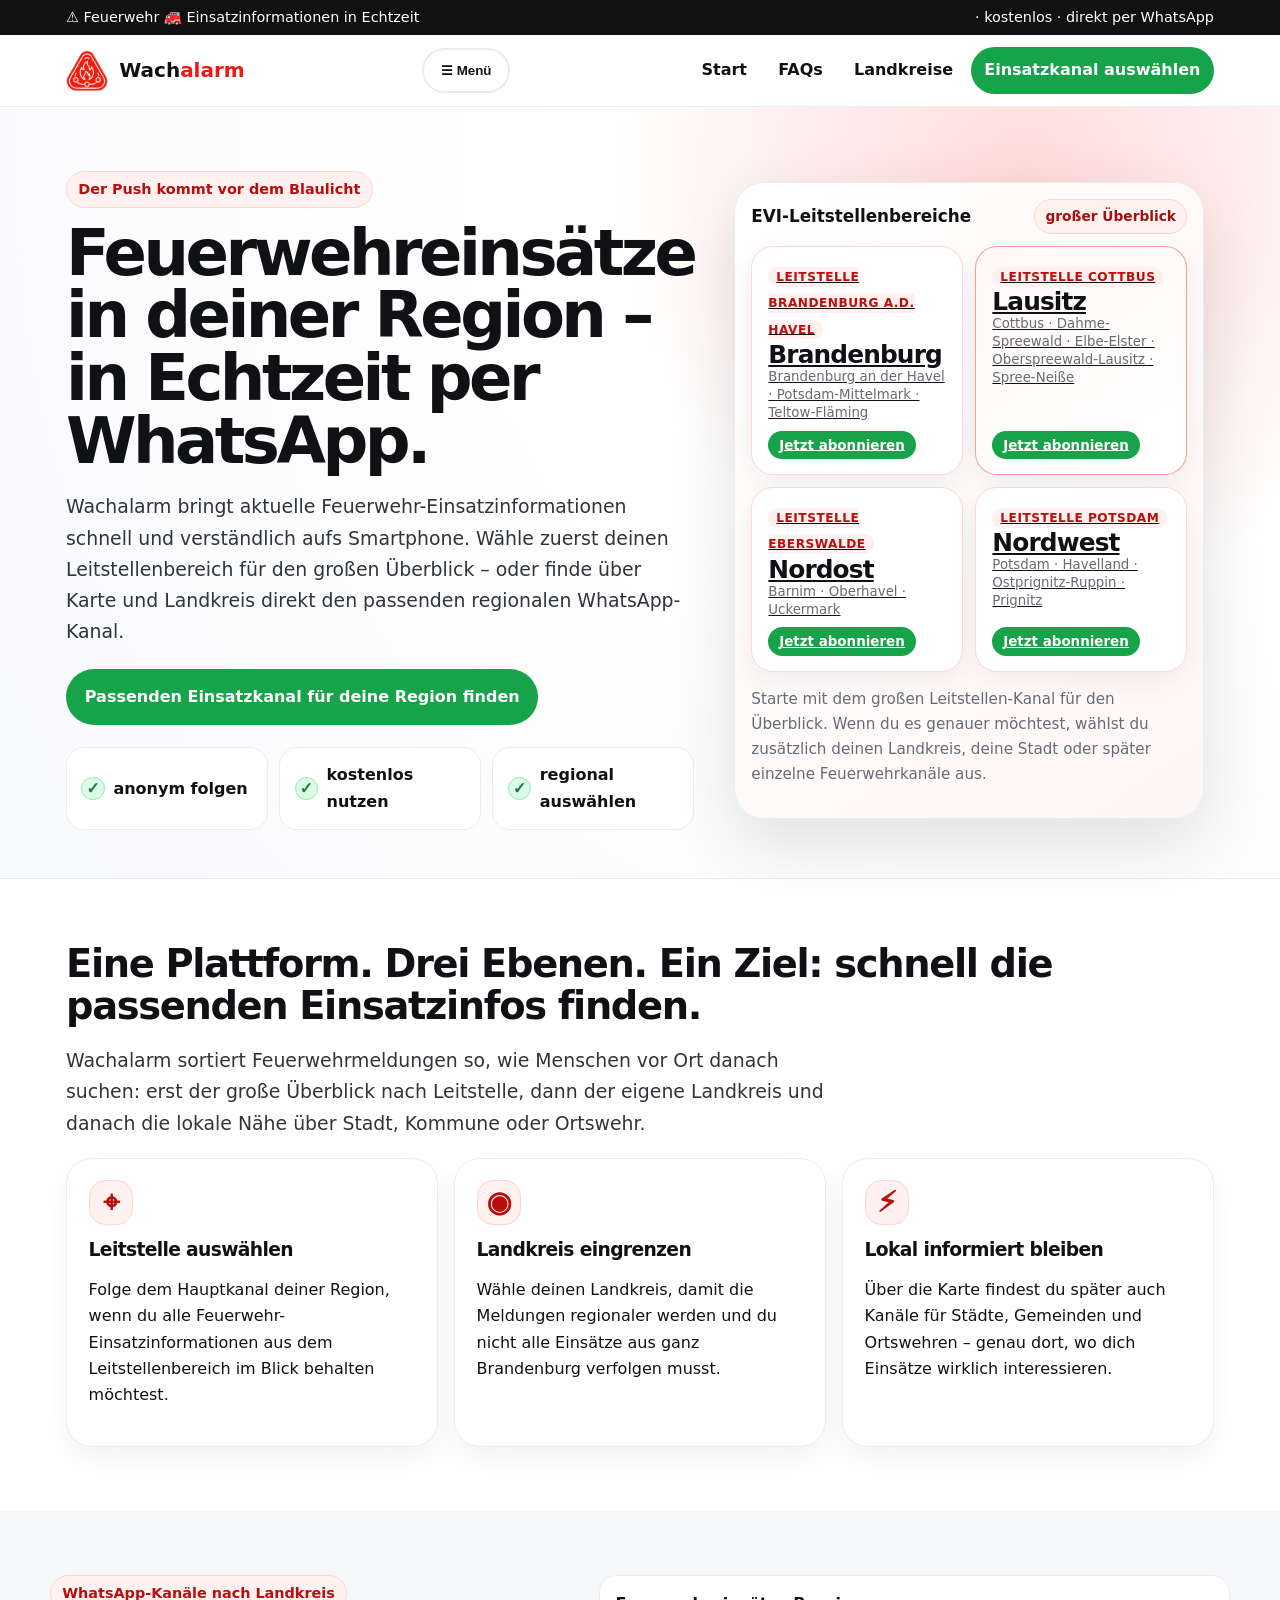
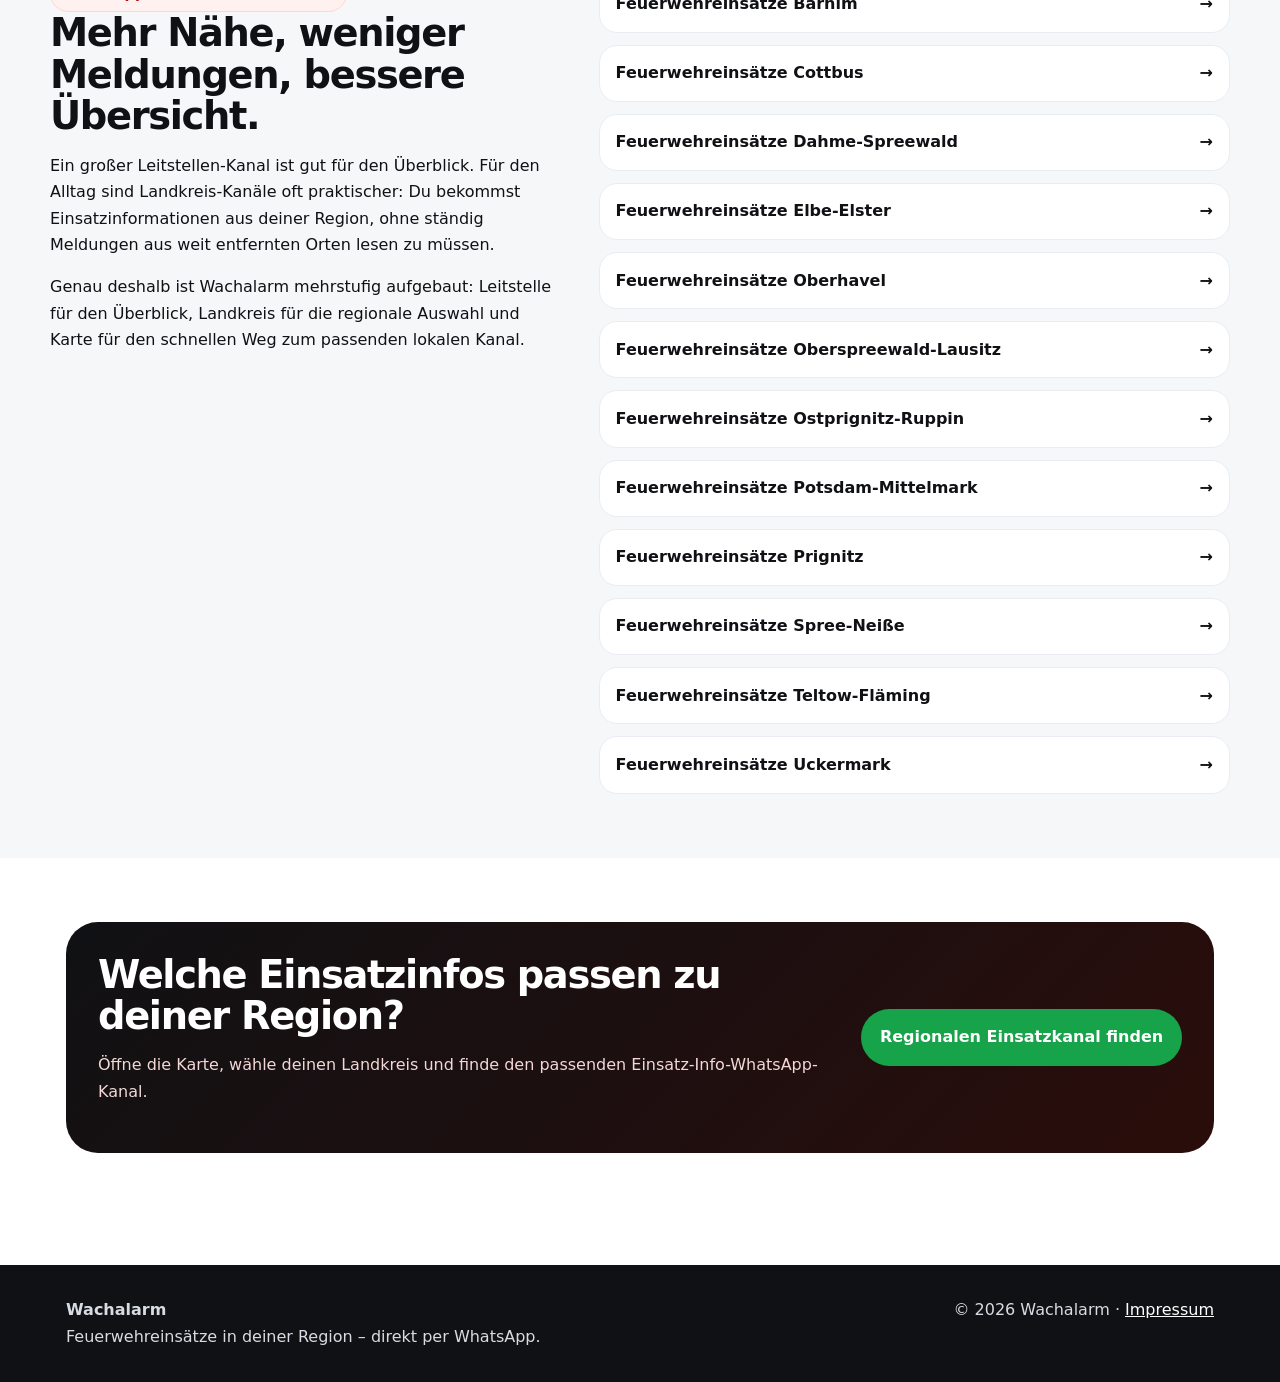
<file: xindex.html>
<!DOCTYPE html>
<html lang="de">
<head>
  <meta charset="UTF-8">
  <meta name="viewport" content="width=device-width, initial-scale=1.0">
  <title>Wachalarm Brandenburg – Feuerwehreinsätze aktuell per WhatsApp</title>
  <meta name="description" content="Wachalarm zeigt Feuerwehr-Einsatzinformationen aus Brandenburg. Region auswählen, WhatsApp-Kanal abonnieren und aktuelle Feuerwehreinsätze anonym erhalten.">
  <meta name="robots" content="index,follow">
  <link rel="canonical" href="https://wachalarm.de/">
  <meta property="og:title" content="Wachalarm Brandenburg – Feuerwehreinsätze aktuell per WhatsApp">
  <meta property="og:description" content="Regionale Feuerwehr-Einsatzinformationen direkt per WhatsApp: anonym, kostenlos und nach Landkreis filterbar.">
  <meta property="og:type" content="website">
  <meta property="og:url" content="https://wachalarm.de/">
  <meta property="og:image" content="https://wachalarm.de/images/waw.png">
  <meta name="twitter:card" content="summary_large_image">
  <link rel="icon" href="/images/waw.png">
  <link rel="stylesheet" href="/assets/css/style.css">
  <script defer src="/assets/js/includes.js"></script>
</head>
<body>
  <div id="menu-placeholder"></div>

  <main>
    <section class="hero">
      <div class="wrap">
        <div>
          <span class="eyebrow">Der Push kommt vor dem Blaulicht</span>
          <h1>Feuerwehreinsätze in deiner Region – in Echtzeit per WhatsApp.</h1>
          <p class="lead">
            Wachalarm bringt aktuelle Feuerwehr-Einsatzinformationen schnell und verständlich aufs Smartphone.
            Wähle zuerst deinen Leitstellenbereich für den großen Überblick – oder finde über Karte und Landkreis
            direkt den passenden regionalen WhatsApp-Kanal.
          </p>
          <div class="actions">
            <a class="btn primary" href="/karte.html">Passenden Einsatzkanal für deine Region finden</a>
          </div>
          <div class="trust">
            <div><span class="trust-icon">✓</span> anonym folgen</div>
            <div><span class="trust-icon">✓</span> kostenlos nutzen</div>
            <div><span class="trust-icon">✓</span> regional auswählen</div>
          </div>
        </div>

        <div class="map-card control-centers-card">
          <div class="map-head">
            <strong>EVI-Leitstellenbereiche</strong>
            <span class="pill">großer Überblick</span>
          </div>

          <div class="control-grid">
            <article class="control-tile">
              <a class="tile-main" href="/leitstellen/brandenburg-potsdam.html">
                <span class="control-label">Leitstelle Brandenburg a.d. Havel</span>
                <b>Brandenburg</b>
                <small>Brandenburg an der Havel · Potsdam-Mittelmark · Teltow-Fläming</small>
              </a>
              <div class="tile-actions">
                <a class="tile-cta" href="https://whatsapp.com/channel/0029VbCzebT3GJOot5t3Bb0I" target="_blank" rel="noopener">Jetzt abonnieren</a>
              </div>
            </article>

            <article class="control-tile featured">
              <a class="tile-main" href="/leitstellen/lausitz.html">
                <span class="control-label">Leitstelle Cottbus</span>
                <b>Lausitz</b>
                <small>Cottbus · Dahme-Spreewald · Elbe-Elster · Oberspreewald-Lausitz · Spree-Neiße</small>
              </a>
              <div class="tile-actions">
                <a class="tile-cta" href="https://whatsapp.com/channel/0029Vabqtxa1noz5MgOe7L0D" target="_blank" rel="noopener">Jetzt abonnieren</a>
              </div>
            </article>

            <article class="control-tile">
              <a class="tile-main" href="/leitstellen/nordost.html">
                <span class="control-label">Leitstelle Eberswalde</span>
                <b>Nordost</b>
                <small>Barnim · Oberhavel · Uckermark</small>
              </a>
              <div class="tile-actions">
                <a class="tile-cta" href="https://whatsapp.com/channel/0029VbCzebT3GJOot5t3Bb0I" target="_blank" rel="noopener">Jetzt abonnieren</a>
              </div>
            </article>

            <article class="control-tile">
              <a class="tile-main" href="/leitstellen/nordwest.html">
                <span class="control-label">Leitstelle Potsdam</span>
                <b>Nordwest</b>
                <small>Potsdam · Havelland · Ostprignitz-Ruppin · Prignitz</small>
              </a>
              <div class="tile-actions">
                <a class="tile-cta" href="https://whatsapp.com/channel/0029VbCyfZN35fLvfxdCKJ3G" target="_blank" rel="noopener">Jetzt abonnieren</a>
              </div>
            </article>
          </div>

          <p class="small">
            Starte mit dem großen Leitstellen-Kanal für den Überblick. Wenn du es genauer möchtest,
            wählst du zusätzlich deinen Landkreis, deine Stadt oder später einzelne Feuerwehrkanäle aus.
          </p>
        </div>
      </div>
    </section>

    <section class="section">
      <h2>Eine Plattform. Drei Ebenen. Ein Ziel: schnell die passenden Einsatzinfos finden.</h2>
      <p class="lead">
        Wachalarm sortiert Feuerwehrmeldungen so, wie Menschen vor Ort danach suchen:
        erst der große Überblick nach Leitstelle, dann der eigene Landkreis und danach die lokale Nähe
        über Stadt, Kommune oder Ortswehr.
      </p>

      <div class="cards">
        <div class="card">
          <div class="icon">⌖</div>
          <h3>Leitstelle auswählen</h3>
          <p>Folge dem Hauptkanal deiner Region, wenn du alle Feuerwehr-Einsatzinformationen aus dem Leitstellenbereich im Blick behalten möchtest.</p>
        </div>
        <div class="card">
          <div class="icon">◉</div>
          <h3>Landkreis eingrenzen</h3>
          <p>Wähle deinen Landkreis, damit die Meldungen regionaler werden und du nicht alle Einsätze aus ganz Brandenburg verfolgen musst.</p>
        </div>
        <div class="card">
          <div class="icon">⚡</div>
          <h3>Lokal informiert bleiben</h3>
          <p>Über die Karte findest du später auch Kanäle für Städte, Gemeinden und Ortswehren – genau dort, wo dich Einsätze wirklich interessieren.</p>
        </div>
      </div>
    </section>

    <section class="section alt">
      <div class="inner split">
        <div>
          <span class="eyebrow">WhatsApp-Kanäle nach Landkreis</span>
          <h2>Mehr Nähe, weniger Meldungen, bessere Übersicht.</h2>
          <p>
            Ein großer Leitstellen-Kanal ist gut für den Überblick. Für den Alltag sind Landkreis-Kanäle oft praktischer:
            Du bekommst Einsatzinformationen aus deiner Region, ohne ständig Meldungen aus weit entfernten Orten lesen zu müssen.
          </p>
          <p>
            Genau deshalb ist Wachalarm mehrstufig aufgebaut: Leitstelle für den Überblick, Landkreis für die regionale Auswahl
            und Karte für den schnellen Weg zum passenden lokalen Kanal.
          </p>
        </div>

        <div class="list">
          <a href="/landkreise/barnim.html"><span>Feuerwehreinsätze Barnim</span><span>→</span></a>
          <a href="/landkreise/cottbus.html"><span>Feuerwehreinsätze Cottbus</span><span>→</span></a>
          <a href="/landkreise/dahme-spreewald.html"><span>Feuerwehreinsätze Dahme-Spreewald</span><span>→</span></a>
          <a href="/landkreise/elbe-elster.html"><span>Feuerwehreinsätze Elbe-Elster</span><span>→</span></a>
          <a href="/landkreise/oberhavel.html"><span>Feuerwehreinsätze Oberhavel</span><span>→</span></a>
          <a href="/landkreise/oberspreewald-lausitz.html"><span>Feuerwehreinsätze Oberspreewald-Lausitz</span><span>→</span></a>
          <a href="/landkreise/ostprignitz-ruppin.html"><span>Feuerwehreinsätze Ostprignitz-Ruppin</span><span>→</span></a>
          <a href="/landkreise/potsdam-mittelmark.html"><span>Feuerwehreinsätze Potsdam-Mittelmark</span><span>→</span></a>
          <a href="/landkreise/prignitz.html"><span>Feuerwehreinsätze Prignitz</span><span>→</span></a>
          <a href="/landkreise/spree-neisse.html"><span>Feuerwehreinsätze Spree-Neiße</span><span>→</span></a>
          <a href="/landkreise/teltow-flaeming.html"><span>Feuerwehreinsätze Teltow-Fläming</span><span>→</span></a>
          <a href="/landkreise/uckermark.html"><span>Feuerwehreinsätze Uckermark</span><span>→</span></a>
        </div>
      </div>
    </section>

    <section class="section">
      <div class="cta">
        <div>
          <h2>Welche Einsatzinfos passen zu deiner Region?</h2>
          <p>Öffne die Karte, wähle deinen Landkreis und finde den passenden Einsatz-Info-WhatsApp-Kanal.</p>
        </div>
        <a class="btn primary" href="/karte.html">Regionalen Einsatzkanal finden</a>
      </div>
    </section>
  </main>

  <div id="footer-placeholder"></div>
</body>
</html>
</file>
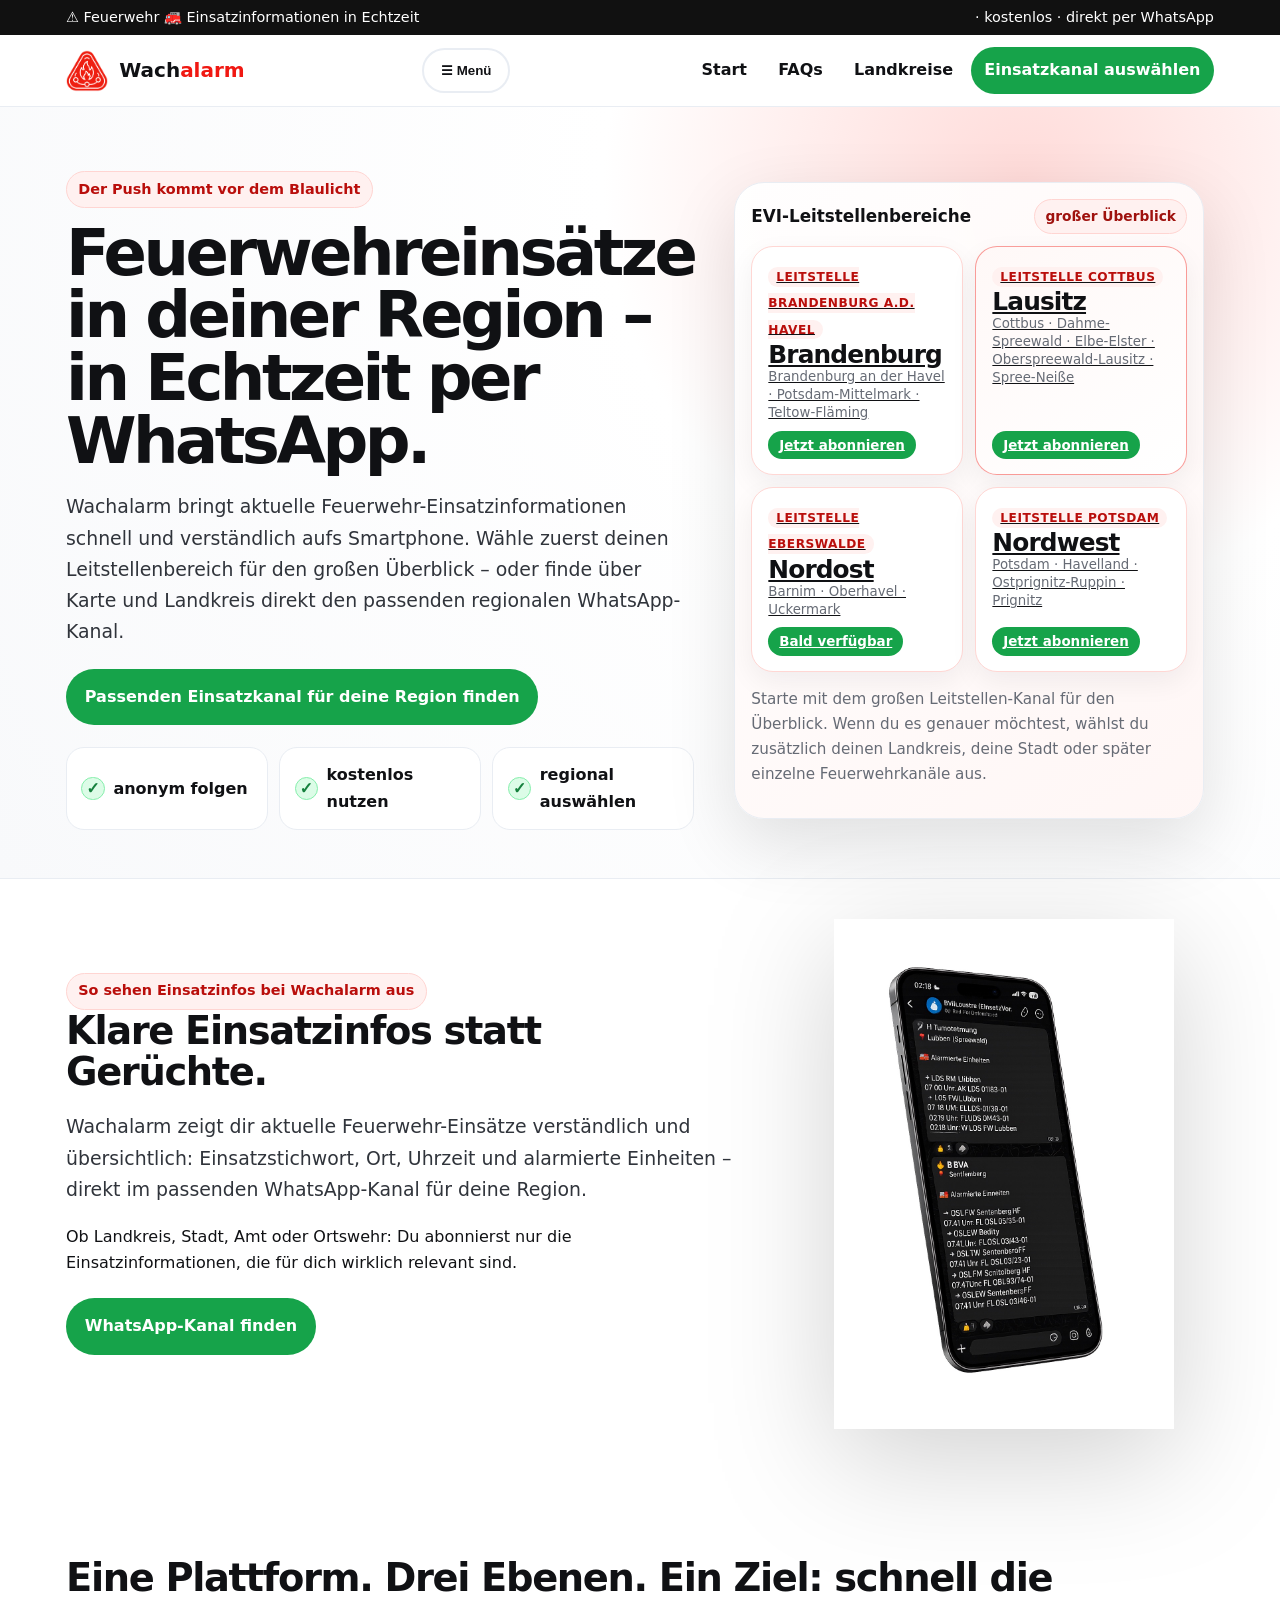
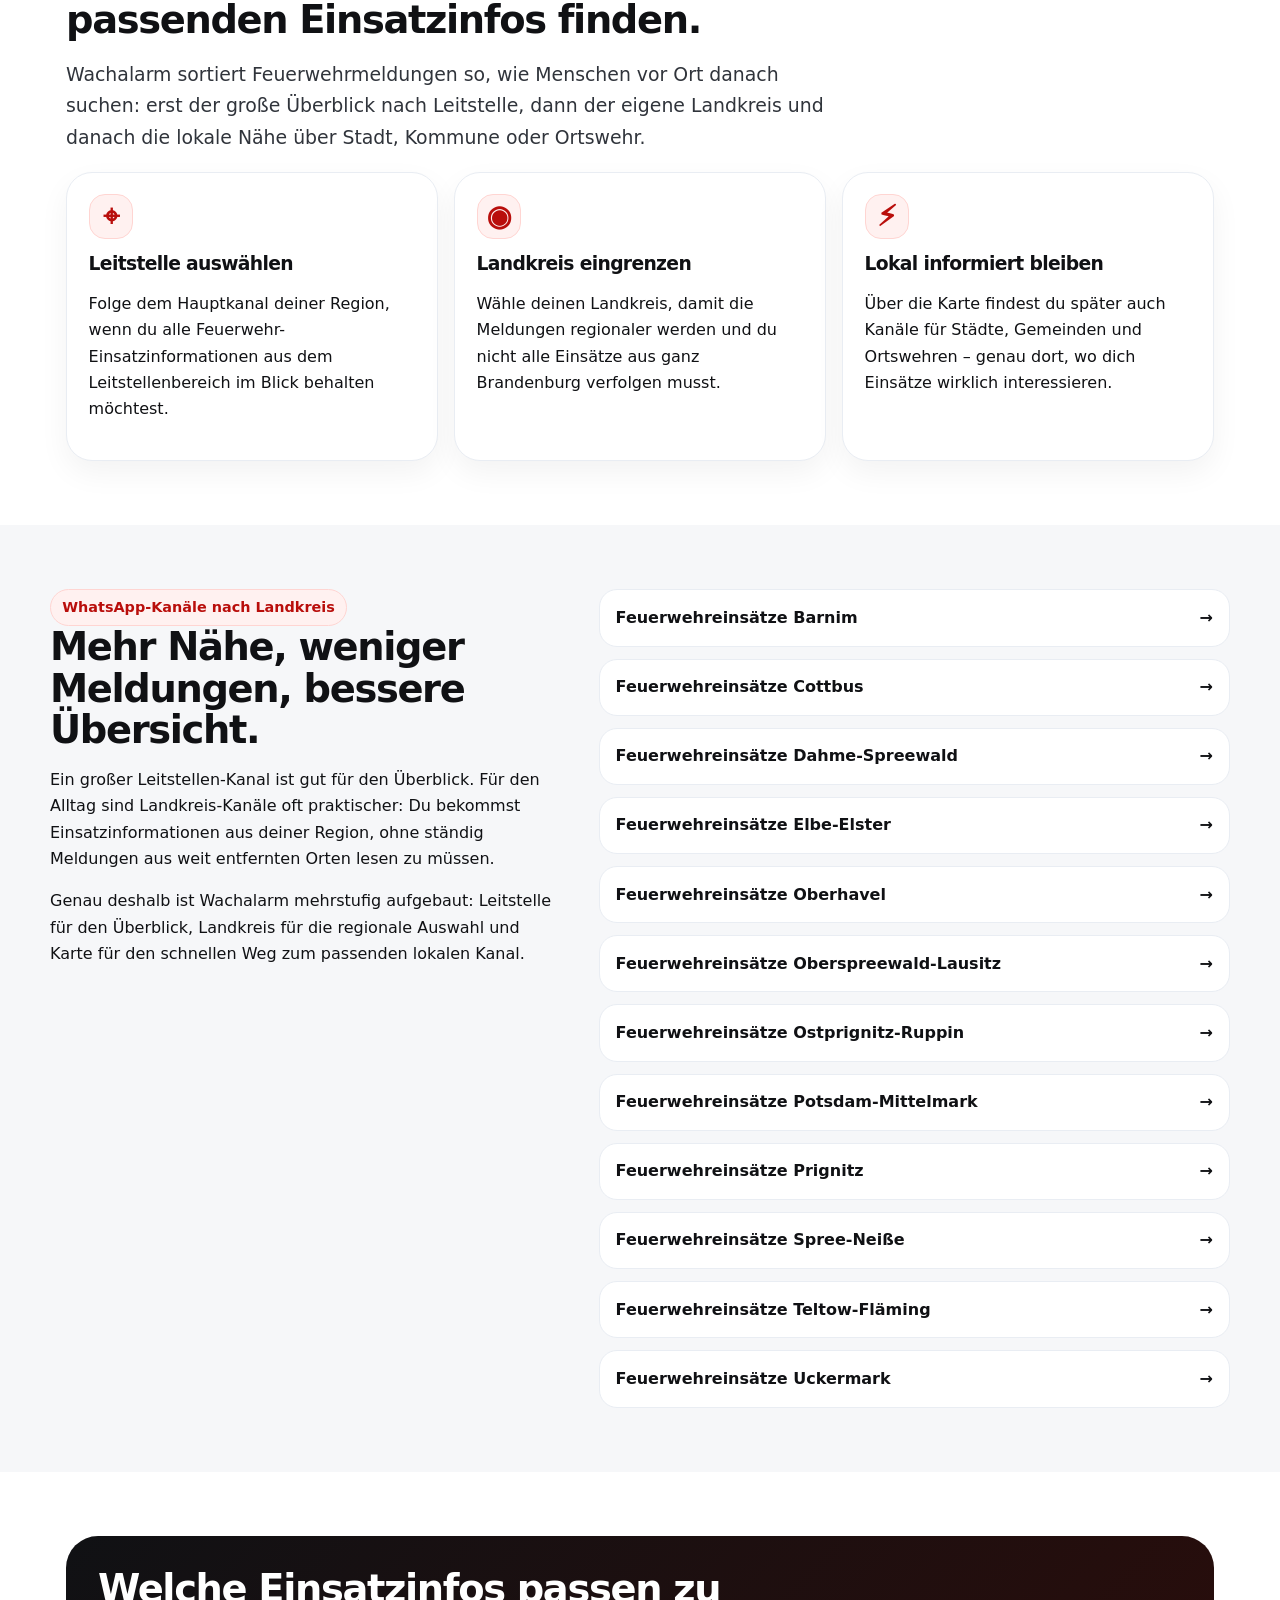
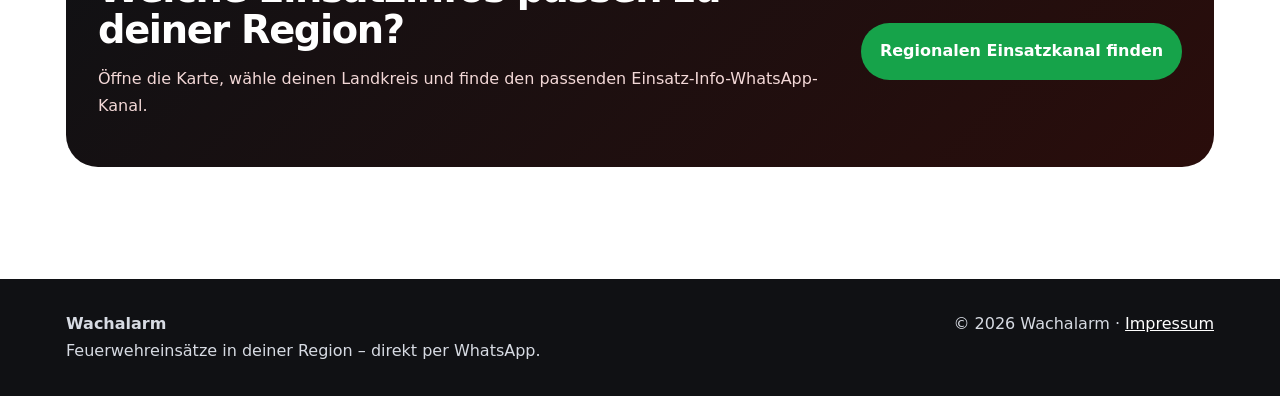
<file: xxindex.html>
<!DOCTYPE html>
<html lang="de">
<head>
  <meta charset="UTF-8">
  <meta name="viewport" content="width=device-width, initial-scale=1.0">

  <title>Wachalarm Brandenburg – Feuerwehreinsätze aktuell per WhatsApp</title>

  <meta name="description" content="Wachalarm zeigt Feuerwehr-Einsatzinformationen aus Brandenburg. Region auswählen, WhatsApp-Kanal abonnieren und aktuelle Feuerwehreinsätze anonym erhalten.">

  <meta name="robots" content="index,follow">

  <link rel="canonical" href="https://wachalarm.de/">

  <meta property="og:title" content="Wachalarm Brandenburg – Feuerwehreinsätze aktuell per WhatsApp">
  <meta property="og:description" content="Regionale Feuerwehr-Einsatzinformationen direkt per WhatsApp: anonym, kostenlos und nach Landkreis filterbar.">
  <meta property="og:type" content="website">
  <meta property="og:url" content="https://wachalarm.de/">
  <meta property="og:image" content="https://wachalarm.de/images/waw.png">

  <meta name="twitter:card" content="summary_large_image">

  <link rel="icon" href="/images/waw.png">

  <link rel="stylesheet" href="/assets/css/style.css">

  <script defer src="/assets/js/includes.js"></script>

  <style>
    /* =========================
       WhatsApp Preview Section
    ========================= */

    .preview-section {
      padding-top: 40px;
    }

    .preview-grid {
      display: grid;
      grid-template-columns: minmax(0, 1fr) 420px;
      gap: 56px;
      align-items: center;
    }

    .preview-phone {
      display: flex;
      justify-content: center;
      align-items: center;
    }

    .preview-phone img {
      width: 100%;
      max-width: 340px;
      height: auto;
      display: block;
      filter: drop-shadow(0 30px 60px rgba(0,0,0,.18));
      transition: transform .25s ease;
    }

    .preview-phone img:hover {
      transform: translateY(-4px);
    }

    .preview-text h2 {
      margin-bottom: 18px;
    }

    @media (max-width: 980px) {
      .preview-grid {
        grid-template-columns: 1fr;
        gap: 28px;
        text-align: center;
      }

      .preview-phone {
        order: -1;
      }

      .preview-phone img {
        max-width: 260px;
      }

      .preview-text .actions {
        justify-content: center;
      }
    }
  </style>
</head>

<body>

  <div id="menu-placeholder"></div>

  <main>

    <section class="hero">
      <div class="wrap">

        <div>
          <span class="eyebrow">Der Push kommt vor dem Blaulicht</span>

          <h1>
            Feuerwehreinsätze in deiner Region – in Echtzeit per WhatsApp.
          </h1>

          <p class="lead">
            Wachalarm bringt aktuelle Feuerwehr-Einsatzinformationen schnell und verständlich aufs Smartphone.
            Wähle zuerst deinen Leitstellenbereich für den großen Überblick – oder finde über Karte und Landkreis
            direkt den passenden regionalen WhatsApp-Kanal.
          </p>

          <div class="actions">
            <a class="btn primary" href="/karte.html">
              Passenden Einsatzkanal für deine Region finden
            </a>
          </div>

          <div class="trust">
            <div><span class="trust-icon">✓</span> anonym folgen</div>
            <div><span class="trust-icon">✓</span> kostenlos nutzen</div>
            <div><span class="trust-icon">✓</span> regional auswählen</div>
          </div>
        </div>

        <div class="map-card control-centers-card">

          <div class="map-head">
            <strong>EVI-Leitstellenbereiche</strong>
            <span class="pill">großer Überblick</span>
          </div>

          <div class="control-grid">

            <article class="control-tile">
              <a class="tile-main" href="/leitstellen/brandenburg-potsdam.html">
                <span class="control-label">Leitstelle Brandenburg a.d. Havel</span>
                <b>Brandenburg</b>
                <small>
                  Brandenburg an der Havel · Potsdam-Mittelmark · Teltow-Fläming
                </small>
              </a>

              <div class="tile-actions">
                <a class="tile-cta"
                   href="https://whatsapp.com/channel/0029Vb7nrgVG8l5DR01COS2c"
                   target="_blank"
                   rel="noopener">
                  Jetzt abonnieren
                </a>
              </div>
            </article>

            <article class="control-tile featured">
              <a class="tile-main" href="/leitstellen/lausitz.html">
                <span class="control-label">Leitstelle Cottbus</span>
                <b>Lausitz</b>
                <small>
                  Cottbus · Dahme-Spreewald · Elbe-Elster · Oberspreewald-Lausitz · Spree-Neiße
                </small>
              </a>

              <div class="tile-actions">
                <a class="tile-cta"
                   href="https://whatsapp.com/channel/0029Vabqtxa1noz5MgOe7L0D"
                   target="_blank"
                   rel="noopener">
                  Jetzt abonnieren
                </a>
              </div>
            </article>

            <article class="control-tile">
              <a class="tile-main" href="/leitstellen/nordost.html">
                <span class="control-label">Leitstelle Eberswalde</span>
                <b>Nordost</b>
                <small>
                  Barnim · Oberhavel · Uckermark
                </small>
              </a>

              <div class="tile-actions">
                <a class="tile-cta"
                   href="#"
                   target="_blank"
                   rel="noopener">
                  Bald verfügbar
                </a>
              </div>
            </article>

            <article class="control-tile">
              <a class="tile-main" href="/leitstellen/nordwest.html">
                <span class="control-label">Leitstelle Potsdam</span>
                <b>Nordwest</b>
                <small>
                  Potsdam · Havelland · Ostprignitz-Ruppin · Prignitz
                </small>
              </a>

              <div class="tile-actions">
                <a class="tile-cta"
                   href="https://whatsapp.com/channel/0029VbCyfZN35fLvfxdCKJ3G"
                   target="_blank"
                   rel="noopener">
                  Jetzt abonnieren
                </a>
              </div>
            </article>

          </div>

          <p class="small">
            Starte mit dem großen Leitstellen-Kanal für den Überblick.
            Wenn du es genauer möchtest, wählst du zusätzlich deinen Landkreis,
            deine Stadt oder später einzelne Feuerwehrkanäle aus.
          </p>

        </div>

      </div>
    </section>

    <!-- =========================
         WHATSAPP PREVIEW
    ========================== -->

    <section class="section preview-section">

      <div class="inner preview-grid">

        <div class="preview-text">

          <span class="eyebrow">
            So sehen Einsatzinfos bei Wachalarm aus
          </span>

          <h2>
            Klare Einsatzinfos statt Gerüchte.
          </h2>

          <p class="lead">
            Wachalarm zeigt dir aktuelle Feuerwehr-Einsätze verständlich und übersichtlich:
            Einsatzstichwort, Ort, Uhrzeit und alarmierte Einheiten –
            direkt im passenden WhatsApp-Kanal für deine Region.
          </p>

          <p>
            Ob Landkreis, Stadt, Amt oder Ortswehr:
            Du abonnierst nur die Einsatzinformationen,
            die für dich wirklich relevant sind.
          </p>

          <div class="actions">
            <a class="btn primary" href="/karte.html">
              WhatsApp-Kanal finden
            </a>
          </div>

        </div>

        <div class="preview-phone">
          <img
            src="/images/whatsapp-sneakpeek-lausitz.jpeg"
            alt="Vorschau eines Wachalarm WhatsApp-Kanals mit Feuerwehreinsätzen">
        </div>

      </div>

    </section>

    <section class="section">

      <h2>
        Eine Plattform. Drei Ebenen. Ein Ziel:
        schnell die passenden Einsatzinfos finden.
      </h2>

      <p class="lead">
        Wachalarm sortiert Feuerwehrmeldungen so,
        wie Menschen vor Ort danach suchen:
        erst der große Überblick nach Leitstelle,
        dann der eigene Landkreis und danach die lokale Nähe
        über Stadt, Kommune oder Ortswehr.
      </p>

      <div class="cards">

        <div class="card">
          <div class="icon">⌖</div>

          <h3>Leitstelle auswählen</h3>

          <p>
            Folge dem Hauptkanal deiner Region,
            wenn du alle Feuerwehr-Einsatzinformationen
            aus dem Leitstellenbereich im Blick behalten möchtest.
          </p>
        </div>

        <div class="card">
          <div class="icon">◉</div>

          <h3>Landkreis eingrenzen</h3>

          <p>
            Wähle deinen Landkreis,
            damit die Meldungen regionaler werden
            und du nicht alle Einsätze aus ganz Brandenburg verfolgen musst.
          </p>
        </div>

        <div class="card">
          <div class="icon">⚡</div>

          <h3>Lokal informiert bleiben</h3>

          <p>
            Über die Karte findest du später auch Kanäle
            für Städte, Gemeinden und Ortswehren –
            genau dort, wo dich Einsätze wirklich interessieren.
          </p>
        </div>

      </div>
    </section>

    <section class="section alt">

      <div class="inner split">

        <div>

          <span class="eyebrow">
            WhatsApp-Kanäle nach Landkreis
          </span>

          <h2>
            Mehr Nähe, weniger Meldungen, bessere Übersicht.
          </h2>

          <p>
            Ein großer Leitstellen-Kanal ist gut für den Überblick.
            Für den Alltag sind Landkreis-Kanäle oft praktischer:
            Du bekommst Einsatzinformationen aus deiner Region,
            ohne ständig Meldungen aus weit entfernten Orten lesen zu müssen.
          </p>

          <p>
            Genau deshalb ist Wachalarm mehrstufig aufgebaut:
            Leitstelle für den Überblick,
            Landkreis für die regionale Auswahl
            und Karte für den schnellen Weg zum passenden lokalen Kanal.
          </p>

        </div>

        <div class="list">

          <a href="/landkreise/barnim.html">
            <span>Feuerwehreinsätze Barnim</span>
            <span>→</span>
          </a>

          <a href="/landkreise/cottbus.html">
            <span>Feuerwehreinsätze Cottbus</span>
            <span>→</span>
          </a>

          <a href="/landkreise/dahme-spreewald.html">
            <span>Feuerwehreinsätze Dahme-Spreewald</span>
            <span>→</span>
          </a>

          <a href="/landkreise/elbe-elster.html">
            <span>Feuerwehreinsätze Elbe-Elster</span>
            <span>→</span>
          </a>

          <a href="/landkreise/oberhavel.html">
            <span>Feuerwehreinsätze Oberhavel</span>
            <span>→</span>
          </a>

          <a href="/landkreise/oberspreewald-lausitz.html">
            <span>Feuerwehreinsätze Oberspreewald-Lausitz</span>
            <span>→</span>
          </a>

          <a href="/landkreise/ostprignitz-ruppin.html">
            <span>Feuerwehreinsätze Ostprignitz-Ruppin</span>
            <span>→</span>
          </a>

          <a href="/landkreise/potsdam-mittelmark.html">
            <span>Feuerwehreinsätze Potsdam-Mittelmark</span>
            <span>→</span>
          </a>

          <a href="/landkreise/prignitz.html">
            <span>Feuerwehreinsätze Prignitz</span>
            <span>→</span>
          </a>

          <a href="/landkreise/spree-neisse.html">
            <span>Feuerwehreinsätze Spree-Neiße</span>
            <span>→</span>
          </a>

          <a href="/landkreise/teltow-flaeming.html">
            <span>Feuerwehreinsätze Teltow-Fläming</span>
            <span>→</span>
          </a>

          <a href="/landkreise/uckermark.html">
            <span>Feuerwehreinsätze Uckermark</span>
            <span>→</span>
          </a>

        </div>

      </div>

    </section>

    <section class="section">

      <div class="cta">

        <div>
          <h2>
            Welche Einsatzinfos passen zu deiner Region?
          </h2>

          <p>
            Öffne die Karte, wähle deinen Landkreis
            und finde den passenden Einsatz-Info-WhatsApp-Kanal.
          </p>
        </div>

        <a class="btn primary" href="/karte.html">
          Regionalen Einsatzkanal finden
        </a>

      </div>

    </section>

  </main>

  <div id="footer-placeholder"></div>

</body>
</html>
</file>
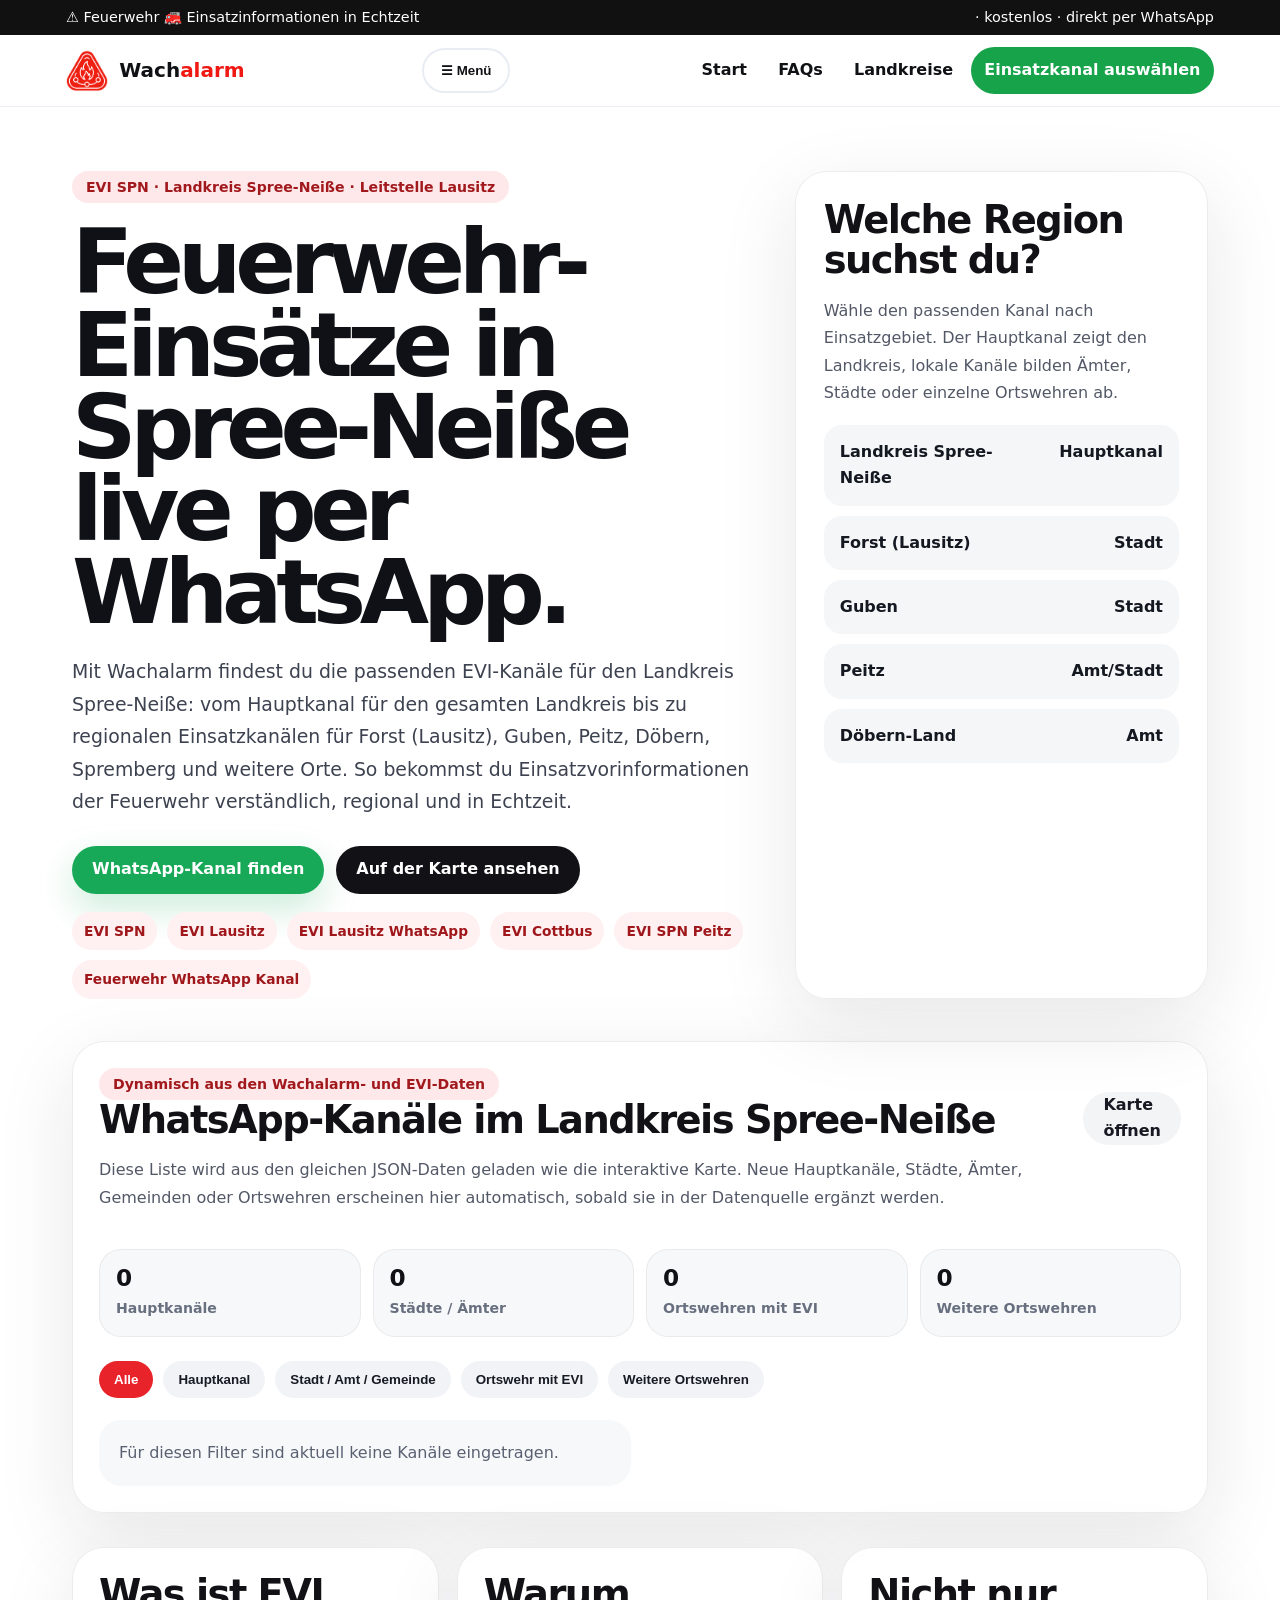
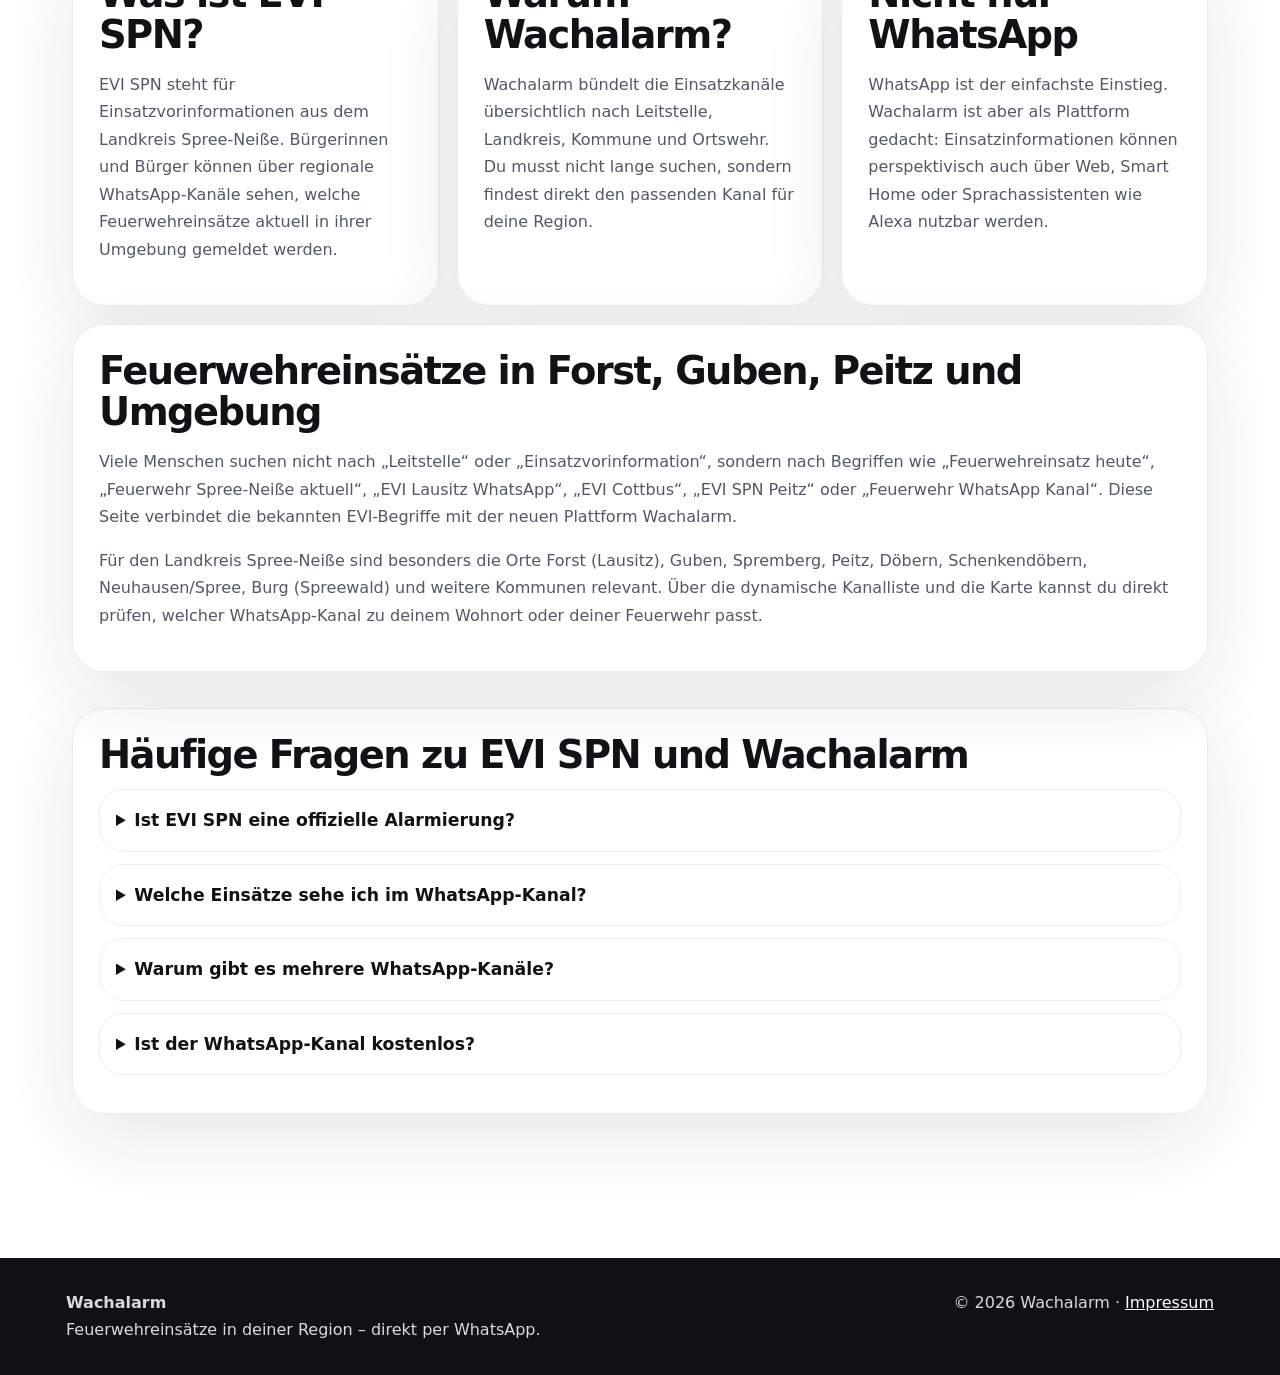
<file: landkreise/spree-neisse.html>
<!DOCTYPE html>
<html lang="de">
<head>
  <meta charset="UTF-8" />
  <meta name="viewport" content="width=device-width, initial-scale=1.0" />

  <title>EVI SPN – Feuerwehreinsätze Spree-Neiße aktuell per WhatsApp | Wachalarm</title>
  <meta name="description" content="EVI SPN für den Landkreis Spree-Neiße: aktuelle Feuerwehreinsätze, Einsatzvorinformationen und WhatsApp-Kanäle für Forst, Guben, Peitz, Döbern, Spremberg und weitere Orte finden." />
  <meta name="keywords" content="EVI SPN, EVI Lausitz, EVI Lausitz WhatsApp, EVI Cottbus, EVI Peitz, EVI SPN Peitz, Feuerwehreinsatz Spree-Neiße, Feuerwehr Spree-Neiße aktuell, Feuerwehreinsätze heute, Feuerwehr WhatsApp Kanal, Einsatzvorinformation, Leitstelle Lausitz, Wachalarm" />

  <link rel="canonical" href="https://wachalarm.de/landkreise/spree-neisse.html" />
  <link rel="stylesheet" href="/assets/css/style.css" />

  <meta property="og:title" content="EVI SPN – Feuerwehreinsätze Spree-Neiße aktuell per WhatsApp" />
  <meta property="og:description" content="Finde EVI- und WhatsApp-Kanäle für den Landkreis Spree-Neiße: Landkreis, Städte, Ämter und Ortswehren." />
  <meta property="og:type" content="website" />
  <meta property="og:url" content="https://wachalarm.de/landkreise/spree-neisse.html" />

  <style>
    .county-page{max-width:1180px;margin:0 auto;padding:64px 22px 96px}.county-hero{display:grid;grid-template-columns:minmax(0,1.25fr) minmax(280px,.75fr);gap:34px;align-items:stretch;margin-bottom:42px}.county-eyebrow,.small-badge{display:inline-flex;width:fit-content;max-width:100%;padding:9px 14px;border-radius:999px;background:rgba(239,36,42,.10);color:#a1191d;font-weight:850;font-size:.88rem;line-height:1}.county-eyebrow{margin-bottom:18px}.county-hero h1{margin:0 0 22px;font-size:clamp(2.8rem,7vw,6.6rem);line-height:.92;letter-spacing:-.07em;color:#101116}.county-lead{max-width:820px;margin:0 0 28px;color:#3d4250;font-size:1.18rem;line-height:1.72}.county-actions,.channel-actions{display:flex;flex-wrap:wrap;gap:12px;margin-top:24px}.wa-btn-primary,.wa-btn-secondary,.wa-btn-soft{display:inline-flex;align-items:center;justify-content:center;min-height:48px;padding:0 20px;border-radius:999px;font-weight:850;text-decoration:none;border:0;cursor:pointer;transition:transform .18s ease,filter .18s ease}.wa-btn-primary:hover,.wa-btn-secondary:hover,.wa-btn-soft:hover{transform:translateY(-1px);filter:brightness(.98)}.wa-btn-primary{background:#17a958;color:#fff;box-shadow:0 14px 36px rgba(23,169,88,.22)}.wa-btn-secondary{background:#111116;color:#fff}.wa-btn-soft{background:#f3f4f6;color:#161922}.county-card,.content-card,.dynamic-panel{border-radius:32px;background:rgba(255,255,255,.90);border:1px solid rgba(16,17,22,.08);box-shadow:0 24px 80px rgba(27,27,35,.10)}.county-card{padding:28px}.county-card h2,.content-card h2,.dynamic-panel h2{margin:0 0 14px;color:#111116;font-size:clamp(1.7rem,3vw,2.4rem);letter-spacing:-.04em;line-height:1.05}.county-card p,.content-card p,.content-card li,.dynamic-panel p{color:#525866;line-height:1.72}.quick-links{display:grid;gap:10px;margin-top:18px}.quick-links a{display:flex;justify-content:space-between;gap:16px;padding:14px 16px;border-radius:18px;background:#f5f6f8;color:#141821;text-decoration:none;font-weight:800}.keyword-strip{display:flex;flex-wrap:wrap;gap:10px;margin-top:18px}.keyword-strip span{padding:8px 12px;border-radius:999px;background:#fff1f1;color:#9f171b;font-size:.86rem;font-weight:800}.section-grid{display:grid;grid-template-columns:repeat(3,minmax(0,1fr));gap:18px;margin:26px 0}.content-card,.dynamic-panel{padding:26px}.wide{grid-column:1/-1}.dynamic-panel{margin:34px 0}.dynamic-head{display:flex;align-items:flex-start;justify-content:space-between;gap:22px;margin-bottom:22px}.channel-summary{display:grid;grid-template-columns:repeat(4,minmax(0,1fr));gap:12px;margin:20px 0 24px}.summary-box{padding:16px;border-radius:22px;background:#f7f8fa;border:1px solid rgba(16,17,22,.06)}.summary-box strong{display:block;color:#111116;font-size:1.45rem;line-height:1}.summary-box span{display:block;margin-top:7px;color:#687080;font-size:.88rem;font-weight:750}.channel-filter{display:flex;flex-wrap:wrap;gap:10px;margin:10px 0 22px}.channel-filter button{border:0;border-radius:999px;padding:11px 15px;background:#f1f3f6;color:#171b24;font-weight:850;cursor:pointer}.channel-filter button.active{background:#e8232a;color:#fff}.channel-list{display:grid;grid-template-columns:repeat(2,minmax(0,1fr));gap:14px}.channel-card{position:relative;padding:20px 20px 20px 24px;border-radius:24px;background:#fff;border:1px solid rgba(16,17,22,.08);box-shadow:0 14px 34px rgba(24,24,31,.06);overflow:hidden}.channel-card::before{content:"";position:absolute;inset:0 auto 0 0;width:5px;background:#9ca3af}.channel-card.main::before{background:#dc2626}.channel-card.kommune::before{background:#f59e0b}.channel-card.ortswehr-evi::before{background:#2563eb}.channel-card.ortswehr-ohne-evi::before{background:#9ca3af}.channel-card h3{margin:10px 0 8px;color:#111116;font-size:1.18rem;line-height:1.22}.channel-card p{margin:0;color:#5b6472;line-height:1.58;font-size:.96rem}.tag{display:inline-flex;padding:6px 10px;border-radius:999px;background:#f1f5f9;color:#475569;font-size:.74rem;font-weight:900;line-height:1}.main .tag{background:#fee2e2;color:#991b1b}.kommune .tag{background:#fef3c7;color:#92400e}.ortswehr-evi .tag{background:#dbeafe;color:#1d4ed8}.empty-state{padding:20px;border-radius:22px;background:#f7f8fa;color:#596171}.faq{margin-top:36px}details{padding:20px 0;border-bottom:1px solid rgba(16,17,22,.09)}summary{cursor:pointer;font-weight:900;color:#111116;font-size:1.08rem}details p{margin-bottom:0}@media(max-width:900px){.county-hero,.section-grid,.channel-list,.channel-summary{grid-template-columns:1fr}.dynamic-head{display:block}.county-page{padding-top:38px}}
  </style>

  <script type="application/ld+json">
  {"@context":"https://schema.org","@type":"WebPage","name":"EVI SPN – Feuerwehr-Einsätze im Landkreis Spree-Neiße","description":"Regionale Einsatzvorinformationen und WhatsApp-Kanäle für den Landkreis Spree-Neiße.","url":"https://wachalarm.de/landkreise/spree-neisse.html","about":["EVI SPN","EVI Lausitz","EVI Lausitz WhatsApp","EVI Cottbus","EVI SPN Peitz","Feuerwehreinsätze Spree-Neiße","Feuerwehr WhatsApp Kanal","Einsatzvorinformation"],"areaServed":{"@type":"AdministrativeArea","name":"Landkreis Spree-Neiße"}}
  </script>
</head>

<body>
  <div id="menu-placeholder"></div>

  <main class="county-page">
    <section class="county-hero">
      <div>
        <span class="county-eyebrow">EVI SPN · Landkreis Spree-Neiße · Leitstelle Lausitz</span>
        <h1>Feuerwehr-Einsätze in Spree-Neiße live per WhatsApp.</h1>
        <p class="county-lead">Mit Wachalarm findest du die passenden EVI-Kanäle für den Landkreis Spree-Neiße: vom Hauptkanal für den gesamten Landkreis bis zu regionalen Einsatzkanälen für Forst (Lausitz), Guben, Peitz, Döbern, Spremberg und weitere Orte. So bekommst du Einsatzvorinformationen der Feuerwehr verständlich, regional und in Echtzeit.</p>
        <div class="county-actions"><a class="wa-btn-primary" href="#kanaele">WhatsApp-Kanal finden</a><a class="wa-btn-secondary" href="/karte.html?suche=Spree-Neiße">Auf der Karte ansehen</a></div>
        <div class="keyword-strip" aria-label="Wichtige Suchbegriffe"><span>EVI SPN</span><span>EVI Lausitz</span><span>EVI Lausitz WhatsApp</span><span>EVI Cottbus</span><span>EVI SPN Peitz</span><span>Feuerwehr WhatsApp Kanal</span></div>
      </div>
      <aside class="county-card">
        <h2>Welche Region suchst du?</h2>
        <p>Wähle den passenden Kanal nach Einsatzgebiet. Der Hauptkanal zeigt den Landkreis, lokale Kanäle bilden Ämter, Städte oder einzelne Ortswehren ab.</p>
        <div class="quick-links"><a href="/karte.html?suche=Spree-Neiße">Landkreis Spree-Neiße <span>Hauptkanal</span></a><a href="/karte.html?suche=Forst">Forst (Lausitz) <span>Stadt</span></a><a href="/karte.html?suche=Guben">Guben <span>Stadt</span></a><a href="/karte.html?suche=Peitz">Peitz <span>Amt/Stadt</span></a><a href="/karte.html?suche=Döbern">Döbern-Land <span>Amt</span></a></div>
      </aside>
    </section>

    <section id="kanaele" class="dynamic-panel">
      <div class="dynamic-head"><div><span class="small-badge">Dynamisch aus den Wachalarm- und EVI-Daten</span><h2>WhatsApp-Kanäle im Landkreis Spree-Neiße</h2><p>Diese Liste wird aus den gleichen JSON-Daten geladen wie die interaktive Karte. Neue Hauptkanäle, Städte, Ämter, Gemeinden oder Ortswehren erscheinen hier automatisch, sobald sie in der Datenquelle ergänzt werden.</p></div><div class="channel-actions"><a class="wa-btn-soft" href="/karte.html?suche=Spree-Neiße">Karte öffnen</a></div></div>
      <div class="channel-summary" id="channelSummary" aria-label="Kanalübersicht"><div class="summary-box"><strong>–</strong><span>Hauptkanäle</span></div><div class="summary-box"><strong>–</strong><span>Städte / Ämter</span></div><div class="summary-box"><strong>–</strong><span>Ortswehren mit EVI</span></div><div class="summary-box"><strong>–</strong><span>Weitere Ortswehren</span></div></div>
      <div class="channel-filter" aria-label="Kanäle filtern"><button type="button" class="active" data-filter="all">Alle</button><button type="button" data-filter="main">Hauptkanal</button><button type="button" data-filter="kommune">Stadt / Amt / Gemeinde</button><button type="button" data-filter="ortswehr-evi">Ortswehr mit EVI</button><button type="button" data-filter="ortswehr-ohne-evi">Weitere Ortswehren</button></div>
      <div class="channel-list" id="countyChannels"><div class="empty-state">Kanäle werden geladen …</div></div>
    </section>

    <section class="section-grid">
      <article class="content-card"><h2>Was ist EVI SPN?</h2><p>EVI SPN steht für Einsatzvorinformationen aus dem Landkreis Spree-Neiße. Bürgerinnen und Bürger können über regionale WhatsApp-Kanäle sehen, welche Feuerwehreinsätze aktuell in ihrer Umgebung gemeldet werden.</p></article>
      <article class="content-card"><h2>Warum Wachalarm?</h2><p>Wachalarm bündelt die Einsatzkanäle übersichtlich nach Leitstelle, Landkreis, Kommune und Ortswehr. Du musst nicht lange suchen, sondern findest direkt den passenden Kanal für deine Region.</p></article>
      <article class="content-card"><h2>Nicht nur WhatsApp</h2><p>WhatsApp ist der einfachste Einstieg. Wachalarm ist aber als Plattform gedacht: Einsatzinformationen können perspektivisch auch über Web, Smart Home oder Sprachassistenten wie Alexa nutzbar werden.</p></article>
      <article class="content-card wide"><h2>Feuerwehreinsätze in Forst, Guben, Peitz und Umgebung</h2><p>Viele Menschen suchen nicht nach „Leitstelle“ oder „Einsatzvorinformation“, sondern nach Begriffen wie „Feuerwehreinsatz heute“, „Feuerwehr Spree-Neiße aktuell“, „EVI Lausitz WhatsApp“, „EVI Cottbus“, „EVI SPN Peitz“ oder „Feuerwehr WhatsApp Kanal“. Diese Seite verbindet die bekannten EVI-Begriffe mit der neuen Plattform Wachalarm.</p><p>Für den Landkreis Spree-Neiße sind besonders die Orte Forst (Lausitz), Guben, Spremberg, Peitz, Döbern, Schenkendöbern, Neuhausen/Spree, Burg (Spreewald) und weitere Kommunen relevant. Über die dynamische Kanalliste und die Karte kannst du direkt prüfen, welcher WhatsApp-Kanal zu deinem Wohnort oder deiner Feuerwehr passt.</p></article>
    </section>

    <section class="content-card faq"><h2>Häufige Fragen zu EVI SPN und Wachalarm</h2><details><summary>Ist EVI SPN eine offizielle Alarmierung?</summary><p>Nein. Die Kanäle dienen der öffentlichen Einsatzinformation und ersetzen keine Alarmierung von Einsatzkräften. Maßgeblich bleiben immer die offiziellen Alarmierungswege der Feuerwehr.</p></details><details><summary>Welche Einsätze sehe ich im WhatsApp-Kanal?</summary><p>Du erhältst kompakte Einsatzinformationen aus dem jeweiligen Einsatzgebiet, zum Beispiel Einsatzart, Ort und alarmierte Einheiten, soweit diese Informationen verfügbar sind.</p></details><details><summary>Warum gibt es mehrere WhatsApp-Kanäle?</summary><p>Ein einziger Kanal für alle Einsätze wäre schnell unübersichtlich. Deshalb gibt es Hauptkanäle für Landkreise und zusätzliche lokale Kanäle für Städte, Ämter oder Ortswehren.</p></details><details><summary>Ist der WhatsApp-Kanal kostenlos?</summary><p>Ja. Der Kanal kann kostenlos abonniert werden. Telefonnummern der Abonnenten sind für andere Nutzer nicht sichtbar.</p></details></section>
  </main>

  <div id="footer-placeholder"></div>
  <script src="/assets/js/includes.js"></script>
  <script>
    const COUNTY_NAME = "Spree-Neiße";
    const CHANNEL_SOURCES = ["https://evilausitz.de/data/evi-kanalorte.json","/data/nordwest.json","/data/nordost.json","/data/brandenburg.json"];
    let allCountyChannels = [];
    let activeChannelFilter = "all";
    document.addEventListener("DOMContentLoaded", () => { bindChannelFilters(); loadCountyChannels(); });
    async function loadCountyChannels() { const list = document.getElementById("countyChannels"); try { const responses = await Promise.all(CHANNEL_SOURCES.map(url => fetch(url,{cache:"no-store"}).then(response => { if(!response.ok) throw new Error("HTTP "+response.status); return response.json(); }).catch(error => { console.warn("Kanalquelle konnte nicht geladen werden:",url,error); return []; }))); const channels = responses.flatMap(extractChannelArray).map(normalizeChannelItem).filter(item => item.landkreis === COUNTY_NAME && Number.isFinite(item.lat) && Number.isFinite(item.lng)).sort(sortByPriority); allCountyChannels = channels; renderChannelSummary(channels); renderCountyChannels(); } catch(error) { console.error(error); list.innerHTML = '<div class="empty-state">Die Kanäle konnten gerade nicht geladen werden. Bitte später erneut versuchen.</div>'; } }
    function extractChannelArray(data) { if(Array.isArray(data)) return data; if(Array.isArray(data?.kanaele)) return data.kanaele; if(Array.isArray(data?.kanalOrte)) return data.kanalOrte; if(Array.isArray(data?.channels)) return data.channels; if(Array.isArray(data?.orte)) return data.orte; if(Array.isArray(data?.items)) return data.items; return []; }
    function normalizeChannelItem(item) { return { name:item.name||item.titel||item.channel||"Unbenannter Kanal", landkreis:item.landkreis||item.kreis||item.region||"", kommune:item.kommune||item.gemeinde||item.stadt||"", ort:item.ort||item.name||"", typ:item.typ||item.type||"Ortswehr", eviAlarmierung:item.eviAlarmierung===true||item.evi===true||item.alarmierung===true, lat:Number(item.lat), lng:Number(item.lng), link:item.link||item.url||item.whatsapp||"" }; }
    function channelGroup(item) { const typ=String(item.typ||"").toLowerCase(); if(typ==="landkreis"||typ.includes("hauptkanal")) return "main"; if(typ.includes("amt")||typ.includes("gemeinde")||typ.includes("stadt")) return "kommune"; if(typ.includes("ortswehr")&&item.eviAlarmierung===true) return "ortswehr-evi"; if(typ.includes("ortswehr")) return "ortswehr-ohne-evi"; return item.eviAlarmierung ? "ortswehr-evi" : "ortswehr-ohne-evi"; }
    function priority(item) { const group=channelGroup(item); if(group==="main") return 1; if(group==="kommune") return 2; if(group==="ortswehr-evi") return 3; if(group==="ortswehr-ohne-evi") return 4; return 99; }
    function sortByPriority(a,b) { const prio=priority(a)-priority(b); if(prio!==0) return prio; return String(a.name||"").localeCompare(String(b.name||""),"de"); }
    function groupLabel(group) { if(group==="main") return "Hauptkanal"; if(group==="kommune") return "Stadt / Amt / Gemeinde"; if(group==="ortswehr-evi") return "Ortswehr mit EVI"; return "Weitere Ortswehr"; }
    function renderChannelSummary(channels) { const summary=document.getElementById("channelSummary"); const counts={main:channels.filter(item=>channelGroup(item)==="main").length,kommune:channels.filter(item=>channelGroup(item)==="kommune").length,"ortswehr-evi":channels.filter(item=>channelGroup(item)==="ortswehr-evi").length,"ortswehr-ohne-evi":channels.filter(item=>channelGroup(item)==="ortswehr-ohne-evi").length}; summary.innerHTML = `<div class="summary-box"><strong>${counts.main}</strong><span>Hauptkanäle</span></div><div class="summary-box"><strong>${counts.kommune}</strong><span>Städte / Ämter</span></div><div class="summary-box"><strong>${counts["ortswehr-evi"]}</strong><span>Ortswehren mit EVI</span></div><div class="summary-box"><strong>${counts["ortswehr-ohne-evi"]}</strong><span>Weitere Ortswehren</span></div>`; }
    function renderCountyChannels() { const list=document.getElementById("countyChannels"); const visible=allCountyChannels.filter(item => activeChannelFilter==="all" ? true : channelGroup(item)===activeChannelFilter); if(!visible.length){ list.innerHTML='<div class="empty-state">Für diesen Filter sind aktuell keine Kanäle eingetragen.</div>'; return; } list.innerHTML = visible.map(item => { const group=channelGroup(item); const href=item.link || "/karte.html?suche=" + encodeURIComponent(item.ort||item.name); const target=item.link ? "_blank" : "_self"; const buttonText=item.link ? "Jetzt abonnieren" : "Auf Karte ansehen"; return `<article class="channel-card ${group}"><span class="tag">${groupLabel(group)}</span><h3>${escapeHtml(item.name)}</h3><p>${escapeHtml(item.ort)} · ${escapeHtml(item.kommune || item.landkreis)} · ${escapeHtml(item.landkreis)}</p><div class="channel-actions"><a class="wa-btn-primary" href="${escapeAttribute(href)}" target="${target}" rel="noopener">${buttonText}</a><a class="wa-btn-soft" href="/karte.html?suche=${encodeURIComponent(item.ort || item.name)}">In Karte zeigen</a></div></article>`; }).join(""); }
    function bindChannelFilters() { document.querySelectorAll(".channel-filter button").forEach(button => { button.addEventListener("click", () => { document.querySelectorAll(".channel-filter button").forEach(item => item.classList.remove("active")); button.classList.add("active"); activeChannelFilter = button.dataset.filter; renderCountyChannels(); }); }); }
    function escapeHtml(value) { return String(value||"").replaceAll("&","&amp;").replaceAll("<","&lt;").replaceAll(">","&gt;").replaceAll('"',"&quot;").replaceAll("'","&#039;"); }
    function escapeAttribute(value) { return escapeHtml(value).replaceAll("`","&#096;"); }
  </script>
</body>
</html>
</file>
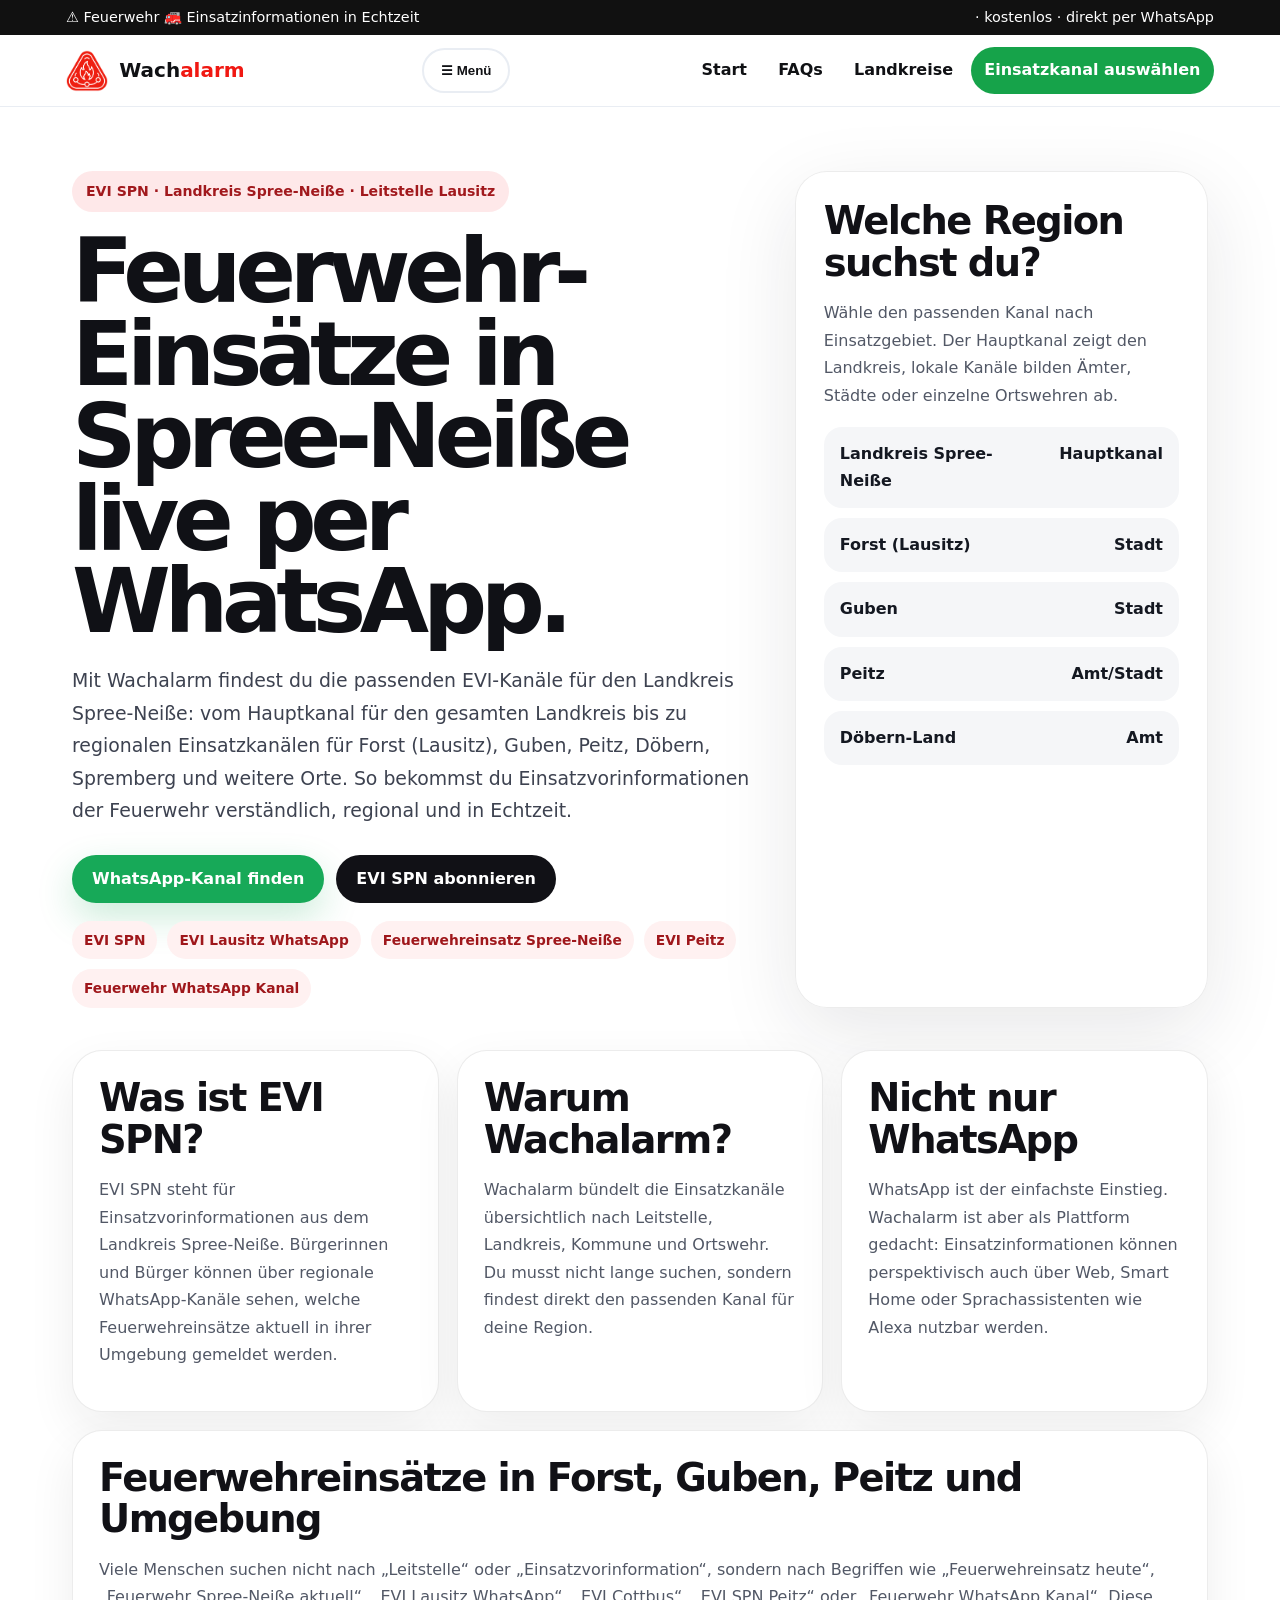
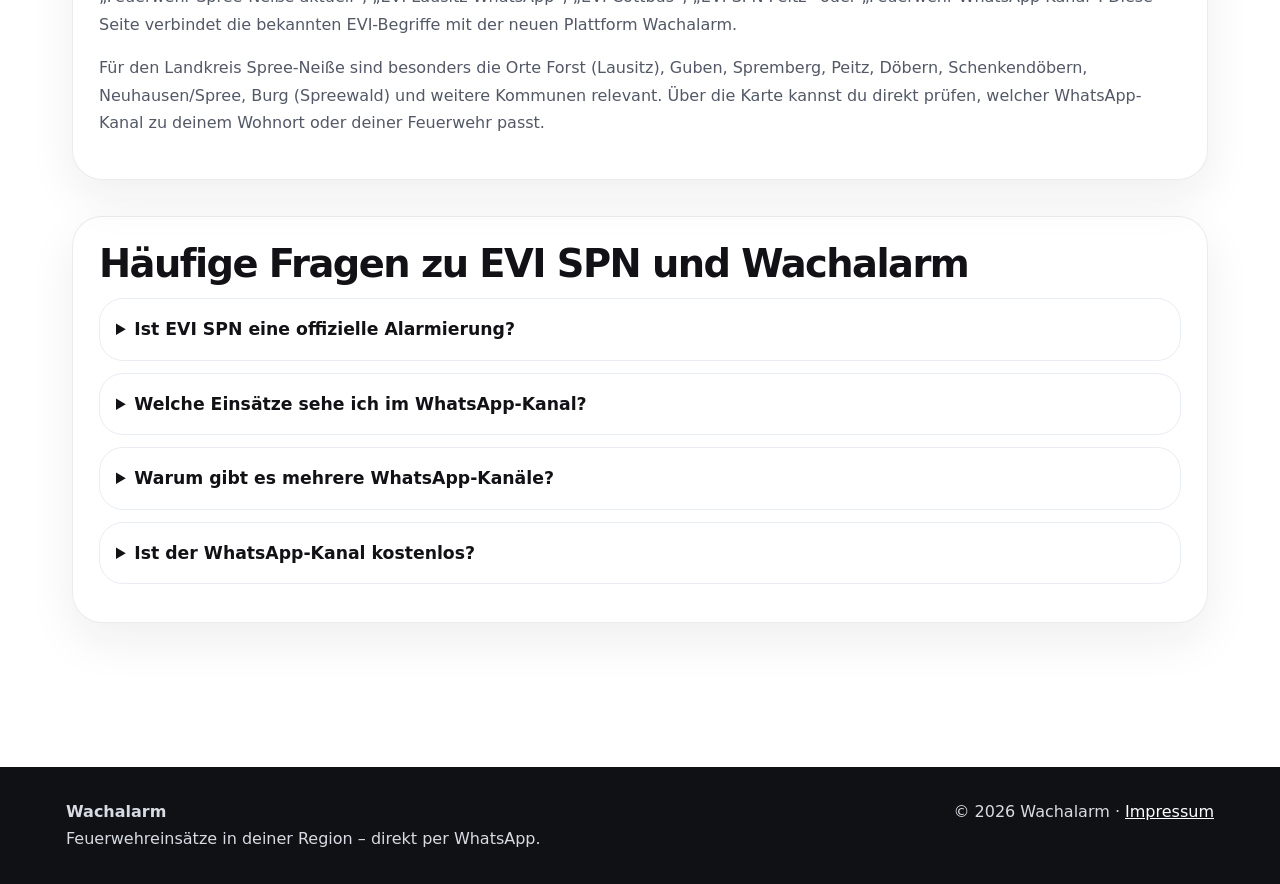
<file: landkreise/xxspree-neisse.html>
<!DOCTYPE html>
<html lang="de">
<head>
  <meta charset="UTF-8" />
  <meta name="viewport" content="width=device-width, initial-scale=1.0" />

  <title>EVI SPN – Feuerwehreinsätze Spree-Neiße live per WhatsApp | Wachalarm</title>
  <meta name="description" content="EVI SPN: Feuerwehr-Einsätze und Einsatzvorinformationen im Landkreis Spree-Neiße in Echtzeit. Finde WhatsApp-Kanäle für Forst, Guben, Peitz, Döbern, Spremberg und weitere Orte." />
  <meta name="keywords" content="EVI SPN, EVI Lausitz, EVI Spree-Neiße, EVI Peitz, EVI Forst, EVI Guben, Feuerweinsatz Spree-Neiße, Feuerwehreinsätze heute, Feuerwehr WhatsApp Kanal, Einsatzvorinformation, Leitstelle Lausitz, Wachalarm" />
  <link rel="canonical" href="https://wachalarm.de/landkreise/spree-neisse.html" />
  <meta property="og:title" content="EVI SPN – Feuerwehreinsätze Spree-Neiße live per WhatsApp" />
  <meta property="og:description" content="Aktuelle Einsatzvorinformationen für den Landkreis Spree-Neiße: Forst, Guben, Peitz, Döbern, Spremberg und weitere Orte per WhatsApp-Kanal finden." />
  <meta property="og:type" content="website" />
  <meta property="og:url" content="https://wachalarm.de/landkreise/spree-neisse.html" />
  <link rel="stylesheet" href="/assets/css/style.css" />

  <style>
    .county-page{max-width:1180px;margin:0 auto;padding:64px 22px 96px}.county-hero{display:grid;grid-template-columns:minmax(0,1.25fr) minmax(280px,.75fr);gap:34px;align-items:stretch;margin-bottom:42px}.county-eyebrow{display:inline-flex;width:fit-content;margin-bottom:18px;padding:9px 14px;border-radius:999px;background:rgba(239,36,42,.10);color:#a1191d;font-weight:850;font-size:.88rem}.county-hero h1{margin:0 0 22px;font-size:clamp(2.8rem,7vw,6.6rem);line-height:.92;letter-spacing:-.07em;color:#101116}.county-lead{max-width:790px;margin:0 0 28px;color:#3d4250;font-size:1.18rem;line-height:1.72}.county-actions{display:flex;flex-wrap:wrap;gap:12px;margin-top:26px}.wa-btn-primary,.wa-btn-secondary{display:inline-flex;align-items:center;justify-content:center;min-height:48px;padding:0 20px;border-radius:999px;font-weight:850;text-decoration:none}.wa-btn-primary{background:#17a958;color:#fff;box-shadow:0 14px 36px rgba(23,169,88,.22)}.wa-btn-secondary{background:#111116;color:#fff}.county-card{padding:28px;border-radius:32px;background:rgba(255,255,255,.88);border:1px solid rgba(16,17,22,.08);box-shadow:0 24px 80px rgba(27,27,35,.10)}.county-card h2,.content-card h2{margin:0 0 14px;color:#111116;font-size:clamp(1.7rem,3vw,2.4rem);letter-spacing:-.04em}.county-card p,.content-card p,.content-card li{color:#525866;line-height:1.72}.quick-links{display:grid;gap:10px;margin-top:18px}.quick-links a{display:flex;justify-content:space-between;gap:16px;padding:14px 16px;border-radius:18px;background:#f5f6f8;color:#141821;text-decoration:none;font-weight:800}.section-grid{display:grid;grid-template-columns:repeat(3,minmax(0,1fr));gap:18px;margin:26px 0}.content-card{padding:26px;border-radius:30px;background:#fff;border:1px solid rgba(16,17,22,.08);box-shadow:0 18px 48px rgba(24,24,31,.07)}.wide{grid-column:1/-1}.keyword-strip{display:flex;flex-wrap:wrap;gap:10px;margin-top:18px}.keyword-strip span{padding:8px 12px;border-radius:999px;background:#fff1f1;color:#9f171b;font-size:.86rem;font-weight:800}.faq{margin-top:36px}details{padding:20px 0;border-bottom:1px solid rgba(16,17,22,.09)}summary{cursor:pointer;font-weight:900;color:#111116;font-size:1.08rem}details p{margin-bottom:0}@media(max-width:900px){.county-hero{grid-template-columns:1fr}.section-grid{grid-template-columns:1fr}}
  </style>

  <script type="application/ld+json">
  {
    "@context": "https://schema.org",
    "@type": "WebPage",
    "name": "EVI SPN – Feuerwehreinsätze im Landkreis Spree-Neiße",
    "description": "Regionale Einsatzvorinformationen und WhatsApp-Kanäle für den Landkreis Spree-Neiße.",
    "url": "https://wachalarm.de/landkreise/spree-neisse.html",
    "about": ["EVI SPN","EVI Lausitz","Feuerwehreinsätze Spree-Neiße","Feuerwehr WhatsApp Kanal","Einsatzvorinformation"],
    "areaServed": {"@type":"AdministrativeArea","name":"Landkreis Spree-Neiße"}
  }
  </script>
</head>

<body>
  <div id="menu-placeholder"></div>

  <main class="county-page">
    <section class="county-hero">
      <div>
        <span class="county-eyebrow">EVI SPN · Landkreis Spree-Neiße · Leitstelle Lausitz</span>
        <h1>Feuerwehr-Einsätze in Spree-Neiße live per WhatsApp.</h1>
        <p class="county-lead">Mit Wachalarm findest du die passenden EVI-Kanäle für den Landkreis Spree-Neiße: vom Hauptkanal für den gesamten Landkreis bis zu regionalen Einsatzkanälen für Forst (Lausitz), Guben, Peitz, Döbern, Spremberg und weitere Orte. So bekommst du Einsatzvorinformationen der Feuerwehr verständlich, regional und in Echtzeit.</p>
        <div class="county-actions">
          <a class="wa-btn-primary" href="/karte.html">WhatsApp-Kanal finden</a>
          <a class="wa-btn-secondary" href="https://www.whatsapp.com/channel/0029Vb9zdpT11ulGlwf18l3K" target="_blank" rel="noopener">EVI SPN abonnieren</a>
        </div>
        <div class="keyword-strip" aria-label="Wichtige Suchbegriffe">
          <span>EVI SPN</span><span>EVI Lausitz WhatsApp</span><span>Feuerwehreinsatz Spree-Neiße</span><span>EVI Peitz</span><span>Feuerwehr WhatsApp Kanal</span>
        </div>
      </div>

      <aside class="county-card">
        <h2>Welche Region suchst du?</h2>
        <p>Wähle den passenden Kanal nach Einsatzgebiet. Der Hauptkanal zeigt den Landkreis, lokale Kanäle bilden Ämter, Städte oder einzelne Ortswehren ab.</p>
        <div class="quick-links">
          <a href="/karte.html">Landkreis Spree-Neiße <span>Hauptkanal</span></a>
          <a href="/karte.html?suche=Forst">Forst (Lausitz) <span>Stadt</span></a>
          <a href="/karte.html?suche=Guben">Guben <span>Stadt</span></a>
          <a href="/karte.html?suche=Peitz">Peitz <span>Amt/Stadt</span></a>
          <a href="/karte.html?suche=Döbern">Döbern-Land <span>Amt</span></a>
        </div>
      </aside>
    </section>

    <section class="section-grid">
      <article class="content-card"><h2>Was ist EVI SPN?</h2><p>EVI SPN steht für Einsatzvorinformationen aus dem Landkreis Spree-Neiße. Bürgerinnen und Bürger können über regionale WhatsApp-Kanäle sehen, welche Feuerwehreinsätze aktuell in ihrer Umgebung gemeldet werden.</p></article>
      <article class="content-card"><h2>Warum Wachalarm?</h2><p>Wachalarm bündelt die Einsatzkanäle übersichtlich nach Leitstelle, Landkreis, Kommune und Ortswehr. Du musst nicht lange suchen, sondern findest direkt den passenden Kanal für deine Region.</p></article>
      <article class="content-card"><h2>Nicht nur WhatsApp</h2><p>WhatsApp ist der einfachste Einstieg. Wachalarm ist aber als Plattform gedacht: Einsatzinformationen können perspektivisch auch über Web, Smart Home oder Sprachassistenten wie Alexa nutzbar werden.</p></article>

      <article class="content-card wide">
        <h2>Feuerwehreinsätze in Forst, Guben, Peitz und Umgebung</h2>
        <p>Viele Menschen suchen nicht nach „Leitstelle“ oder „Einsatzvorinformation“, sondern nach Begriffen wie „Feuerwehreinsatz heute“, „Feuerwehr Spree-Neiße aktuell“, „EVI Lausitz WhatsApp“, „EVI Cottbus“, „EVI SPN Peitz“ oder „Feuerwehr WhatsApp Kanal“. Diese Seite verbindet die bekannten EVI-Begriffe mit der neuen Plattform Wachalarm.</p>
        <p>Für den Landkreis Spree-Neiße sind besonders die Orte Forst (Lausitz), Guben, Spremberg, Peitz, Döbern, Schenkendöbern, Neuhausen/Spree, Burg (Spreewald) und weitere Kommunen relevant. Über die Karte kannst du direkt prüfen, welcher WhatsApp-Kanal zu deinem Wohnort oder deiner Feuerwehr passt.</p>
      </article>
    </section>

    <section class="content-card faq">
      <h2>Häufige Fragen zu EVI SPN und Wachalarm</h2>
      <details><summary>Ist EVI SPN eine offizielle Alarmierung?</summary><p>Nein. Die Kanäle dienen der öffentlichen Einsatzinformation und ersetzen keine Alarmierung von Einsatzkräften. Maßgeblich bleiben immer die offiziellen Alarmierungswege der Feuerwehr.</p></details>
      <details><summary>Welche Einsätze sehe ich im WhatsApp-Kanal?</summary><p>Du erhältst kompakte Einsatzinformationen aus dem jeweiligen Einsatzgebiet, zum Beispiel Einsatzart, Ort und alarmierte Einheiten, soweit diese Informationen verfügbar sind.</p></details>
      <details><summary>Warum gibt es mehrere WhatsApp-Kanäle?</summary><p>Ein einziger Kanal für alle Einsätze wäre schnell unübersichtlich. Deshalb gibt es Hauptkanäle für Landkreise und zusätzliche lokale Kanäle für Städte, Ämter oder Ortswehren.</p></details>
      <details><summary>Ist der WhatsApp-Kanal kostenlos?</summary><p>Ja. Der Kanal kann kostenlos abonniert werden. Telefonnummern der Abonnenten sind für andere Nutzer nicht sichtbar.</p></details>
    </section>
  </main>

  <div id="footer-placeholder"></div>
  <script src="/assets/js/includes.js"></script>
</body>
</html>
</file>
<file: assets/css/style.css>
:root {
  --red: #f01812;
  --red-dark: #b90e0b;
  --dark: #101114;
  --muted: #666b75;
  --line: #e9edf3;
  --soft: #f6f7f9;
  --card: #ffffff;
  --whatsapp: #16a34a;
  --blue: #1d70b8;
  --orange: #f2994a;
  --max: 1180px;
  --map-max: 1560px;
}

* { box-sizing: border-box; }

html { scroll-behavior: smooth; }

body {
  margin: 0;
  font-family: Inter, system-ui, -apple-system, BlinkMacSystemFont, "Segoe UI", Roboto, Arial, sans-serif;
  background: #ffffff;
  color: var(--dark);
  line-height: 1.65;
}

a { color: inherit; }
img { max-width: 100%; }

.topbar {
  background: #111111;
  color: #ffffff;
  font-size: 0.9rem;
}

.topbar .wrap,
.nav,
.hero .wrap,
.section,
.page-hero,
.footer .wrap {
  max-width: var(--max);
  margin: 0 auto;
}

.topbar .wrap {
  padding: 0.35rem 1rem;
  display: flex;
  justify-content: space-between;
  gap: 1rem;
}

.header {
  position: sticky;
  top: 0;
  z-index: 500;
  background: rgba(255, 255, 255, 0.96);
  border-bottom: 1px solid var(--line);
  backdrop-filter: blur(16px);
}

.nav {
  padding: 0.75rem 1rem;
  display: flex;
  align-items: center;
  justify-content: space-between;
  gap: 1rem;
}

.brand {
  display: flex;
  align-items: center;
  gap: 0.7rem;
  text-decoration: none;
  font-size: 1.25rem;
  font-weight: 900;
}

.brand img {
  width: 42px;
  height: 42px;
  object-fit: contain;
}

.brand span b { color: var(--red); }

.menu {
  display: flex;
  align-items: center;
  gap: 0.25rem;
}

.menu a,
.dropbtn {
  padding: 0.65rem 0.85rem;
  border: 0;
  border-radius: 999px;
  background: transparent;
  color: var(--dark);
  cursor: pointer;
  font: inherit;
  font-weight: 750;
  text-decoration: none;
}

.menu a:hover,
.drop:hover .dropbtn {
  background: #fff1f0;
  color: var(--red);
}

.drop { position: relative; }

.drop-content {
  display: none;
  position: absolute;
  right: 0;
  top: 100%;
  min-width: 270px;
  padding: 0.5rem;
  background: #ffffff;
  border: 1px solid var(--line);
  border-radius: 18px;
  box-shadow: 0 18px 40px rgba(0, 0, 0, 0.12);
}

.drop:hover .drop-content {
  display: grid;
  grid-template-columns: 1fr;
}

.drop-content a {
  border-radius: 12px;
  padding: 0.55rem 0.75rem;
}

.mobile-toggle { display: none; }

.hero {
  background: radial-gradient(circle at 80% 10%, #ffdbd9 0, #ffffff 34%, #f8f9fb 100%);
  border-bottom: 1px solid var(--line);
}

.hero .wrap {
  padding: 4rem 1rem 3rem;
  display: grid;
  grid-template-columns: 1.02fr 0.98fr;
  gap: 2.5rem;
  align-items: center;
}

.eyebrow {
  display: inline-flex;
  align-items: center;
  gap: 0.45rem;
  padding: 0.35rem 0.7rem;
  background: #fff1f0;
  border: 1px solid #ffd5d2;
  border-radius: 999px;
  color: var(--red-dark);
  font-size: 0.9rem;
  font-weight: 850;
}

h1,
h2,
h3 { letter-spacing: -0.035em; }

h1 {
  margin: 0.85rem 0 1rem;
  font-size: clamp(2.15rem, 5vw, 4.8rem);
  line-height: 0.98;
  letter-spacing: -0.055em;
}

h2 {
  margin: 0 0 0.75rem;
  font-size: clamp(1.7rem, 3vw, 2.55rem);
  line-height: 1.08;
}

h3 {
  margin: 0 0 0.4rem;
  line-height: 1.15;
}

.lead {
  max-width: 760px;
  color: #30343b;
  font-size: 1.18rem;
}

.actions,
.pillrow {
  display: flex;
  flex-wrap: wrap;
  gap: 0.75rem;
}

.actions { margin: 1.35rem 0; }

.btn {
  display: inline-flex;
  align-items: center;
  justify-content: center;
  gap: 0.5rem;
  padding: 0.82rem 1.05rem;
  border: 2px solid transparent;
  border-radius: 999px;
  font-weight: 900;
  text-decoration: none;
}

.btn.primary {
  background: var(--whatsapp);
  color: #ffffff;
}

.btn.secondary {
  background: #ffffff;
  border-color: var(--line);
  color: var(--dark);
}

.btn.red {
  background: var(--red);
  color: #ffffff;
}

.trust {
  display: grid;
  grid-template-columns: repeat(3, 1fr);
  gap: 0.7rem;
  margin-top: 1.3rem;
}

.trust div {
  padding: 0.9rem;
  background: #ffffff;
  border: 1px solid var(--line);
  border-radius: 18px;
  font-weight: 750;
}

.map-card {
  padding: 1rem;
  background: #ffffff;
  border: 1px solid var(--line);
  border-radius: 30px;
  box-shadow: 0 24px 70px rgba(0, 0, 0, 0.12);
}

.map-head {
  display: flex;
  align-items: center;
  justify-content: space-between;
  gap: 0.8rem;
  margin-bottom: 0.75rem;
}

.map-head strong { font-size: 1.05rem; }

.map-grid {
  display: grid;
  grid-template-columns: repeat(3, 1fr);
  gap: 0.55rem;
}

.county-tile {
  min-height: 84px;
  padding: 0.75rem;
  display: flex;
  flex-direction: column;
  justify-content: space-between;
  background: linear-gradient(135deg, #ffffff, #fff4f3);
  border: 1px solid #ffd2cf;
  border-radius: 18px;
  text-decoration: none;
  transition: transform 0.18s ease, box-shadow 0.18s ease, border-color 0.18s ease;
}

.county-tile:hover {
  transform: translateY(-3px);
  border-color: var(--red);
  box-shadow: 0 12px 26px rgba(240, 24, 18, 0.18);
}

.county-tile b { font-size: 1.02rem; }
.county-tile span { color: var(--muted); font-size: 0.85rem; }

.section {
  padding: 4rem 1rem;
}

.section.alt {
  max-width: none;
  background: var(--soft);
}

.section.alt > .inner {
  max-width: var(--max);
  margin: 0 auto;
}

.cards {
  display: grid;
  grid-template-columns: repeat(3, 1fr);
  gap: 1rem;
}

.card {
  padding: 1.35rem;
  background: #ffffff;
  border: 1px solid var(--line);
  border-radius: 26px;
  box-shadow: 0 12px 30px rgba(0, 0, 0, 0.05);
}

.card .icon { font-size: 1.8rem; }

.split {
  display: grid;
  grid-template-columns: 0.9fr 1.1fr;
  gap: 2rem;
  align-items: start;
}

.list {
  display: grid;
  gap: 0.75rem;
}

.list a {
  display: flex;
  justify-content: space-between;
  gap: 1rem;
  padding: 0.9rem 1rem;
  background: #ffffff;
  border: 1px solid var(--line);
  border-radius: 18px;
  font-weight: 800;
  text-decoration: none;
}

.list a:hover {
  border-color: var(--red);
  color: var(--red);
}

.cta {
  display: grid;
  grid-template-columns: 1fr auto;
  gap: 1rem;
  align-items: center;
  padding: 2rem;
  background: linear-gradient(135deg, var(--dark), #2a0d0b);
  border-radius: 32px;
  color: #ffffff;
}

.cta p { color: #f3d8d7; }

.page-hero {
  padding: 3rem 1rem 2rem;
}

.content {
  max-width: 900px;
  margin: auto;
  padding: 0 1rem 4rem;
}

.content .box,
.faq details {
  background: #ffffff;
  border: 1px solid var(--line);
  border-radius: 24px;
}

.content .box {
  padding: 1.3rem;
  margin: 1rem 0;
}

.faq details {
  padding: 1rem;
  margin: 0.75rem 0;
}

.faq summary {
  cursor: pointer;
  font-weight: 900;
}

.breadcrumbs,
.small {
  color: var(--muted);
  font-size: 0.95rem;
}

.breadcrumbs { margin-bottom: 1rem; }

.pill {
  padding: 0.3rem 0.65rem;
  background: #fff1f0;
  border: 1px solid #ffd5d2;
  border-radius: 999px;
  color: #9f120e;
  font-size: 0.86rem;
  font-weight: 800;
}

.footer {
  margin-top: 3rem;
  background: #101114;
  color: #d7dbe3;
}

.footer .wrap {
  padding: 2rem 1rem;
  display: flex;
  justify-content: space-between;
  gap: 1rem;
  flex-wrap: wrap;
}

.footer a { color: #ffffff; }

/* Karten-Seite */
.map-page {
  background: radial-gradient(circle at 80% 3%, #ffdbd9 0, #ffffff 30%, #f8f9fb 100%);
}

.map-shell {
  max-width: var(--map-max);
  margin: 0 auto;
  padding: 0 1rem 4rem;
}

.finder-layout {
  display: grid;
  grid-template-columns: 390px 1fr;
  gap: 1.2rem;
  align-items: stretch;
}

.finder-panel,
.map-box {
  background: #ffffff;
  border: 1px solid var(--line);
  border-radius: 28px;
  box-shadow: 0 24px 70px rgba(0, 0, 0, 0.10);
}

.finder-panel {
  padding: 1rem;
  overflow: hidden;
}

.map-box {
  padding: 0.8rem;
}

.mode-badge,
.tagline,
.wait-button,
.wa-button {
  display: inline-flex;
  align-items: center;
  border-radius: 999px;
  font-weight: 800;
}

.mode-badge {
  padding: 0.4rem 0.7rem;
  margin-bottom: 0.75rem;
  background: #fff1f0;
  border: 1px solid #ffd5d2;
  color: var(--red-dark);
  font-size: 0.86rem;
}

.mode-badge.detail {
  background: var(--red);
  border-color: var(--red);
  color: #ffffff;
}

.back-btn {
  display: none;
  width: 100%;
  margin-bottom: 0.8rem;
  padding: 0.72rem 0.9rem;
  border: 0;
  border-radius: 999px;
  background: var(--red);
  color: #ffffff;
  cursor: pointer;
  font-weight: 900;
}

.back-btn.visible { display: block; }

.search-box {
  width: 100%;
  margin-bottom: 0.8rem;
  padding: 0.78rem 0.9rem;
  border: 1px solid var(--line);
  border-radius: 14px;
  font: inherit;
}

.filter-buttons {
  display: flex;
  flex-wrap: wrap;
  gap: 0.45rem;
  margin-bottom: 0.8rem;
}

.filter-buttons button {
  padding: 0.55rem 0.75rem;
  border: 0;
  border-radius: 999px;
  background: #f1f2f4;
  color: #222222;
  cursor: pointer;
  font-weight: 800;
}

.filter-buttons button.active {
  background: var(--red);
  color: #ffffff;
}

.type-filters { display: none; }
.type-filters.visible { display: flex; }

.channel-list {
  display: grid;
  gap: 0.65rem;
  max-height: 610px;
  padding-right: 0.2rem;
  overflow: auto;
}

.channel-card {
  padding: 0.85rem;
  background: #fafafa;
  border: 1px solid #eeeeee;
  border-radius: 16px;
  cursor: pointer;
  transition: transform 0.15s ease, box-shadow 0.15s ease;
}

.channel-card:hover {
  transform: translateY(-1px);
  box-shadow: 0 4px 14px rgba(0, 0, 0, 0.10);
}

.channel-card.region,
.channel-card.main { border-left: 6px solid var(--red); }
.channel-card.kommune { border-left: 6px solid var(--orange); }
.channel-card.ortswehr-evi { border-left: 6px solid var(--blue); }
.channel-card.planned,
.channel-card.ortswehr-ohne-evi { border-left: 6px solid #888888; opacity: 0.84; }

.channel-card strong {
  display: block;
  margin-bottom: 0.25rem;
  line-height: 1.25;
}

.channel-card small {
  display: block;
  margin-bottom: 0.5rem;
  color: #666666;
  line-height: 1.35;
}

.tagline {
  margin-right: 0.25rem;
  margin-bottom: 0.45rem;
  padding: 0.25rem 0.5rem;
  background: #eeeeee;
  color: #333333;
  font-size: 0.78rem;
}

.wa-button,
.wait-button {
  padding: 0.52rem 0.78rem;
  color: #ffffff !important;
  font-size: 0.92rem;
  text-decoration: none;
}

.wa-button { background: #25d366; }
.wait-button { background: #888888; }

#waMap {
  width: 100%;
  height: 78vh;
  min-height: 640px;
  border-radius: 22px;
  overflow: hidden;
  background: #e9eef3;
}

.leaflet-overlay-pane svg path { mix-blend-mode: multiply; }
.leaflet-popup-content { min-width: 240px; }

.popup-title {
  margin-bottom: 0.25rem;
  font-size: 1.05rem;
  font-weight: 900;
}

.popup-meta {
  margin-bottom: 0.55rem;
  line-height: 1.35;
}

.legend {
  margin-top: 0.8rem;
  color: #555555;
  font-size: 0.9rem;
  line-height: 1.55;
}

.legend-dot {
  display: inline-block;
  width: 13px;
  height: 13px;
  margin-right: 0.35rem;
  border-radius: 50%;
  vertical-align: -1px;
}

.dot-active { background: #2f80ed; }
.dot-planned { background: #999999; }
.dot-main { background: var(--red); }
.dot-kommune { background: var(--orange); }
.dot-ortswehr-evi { background: var(--blue); }
.dot-ortswehr-ohne-evi { background: #888888; }

.county-label {
  color: #111111;
  font-size: 14px;
  font-weight: 900;
  text-align: center;
  text-shadow: 0 1px 4px #ffffff, 0 -1px 4px #ffffff, 1px 0 4px #ffffff, -1px 0 4px #ffffff;
  pointer-events: none;
}

@media (min-width: 1400px) {
  .finder-layout { grid-template-columns: 430px 1fr; }
  #waMap { min-height: 760px; }
}

@media (max-width: 920px) {
  .hero .wrap,
  .split,
  .cta,
  .finder-layout {
    grid-template-columns: 1fr;
  }

  .cards,
  .trust { grid-template-columns: 1fr; }
  .map-grid { grid-template-columns: repeat(2, 1fr); }
  .finder-panel { order: 2; }
  .map-box { order: 1; }
  #waMap { height: 65vh; min-height: 430px; }
  .channel-list { max-height: none; }

  .mobile-toggle { display: block; }

  .menu {
    display: none;
    position: absolute;
    left: 1rem;
    right: 1rem;
    top: 70px;
    padding: 0.75rem;
    background: #ffffff;
    border: 1px solid var(--line);
    border-radius: 20px;
    box-shadow: 0 20px 40px rgba(0, 0, 0, 0.12);
  }

  .menu.open { display: grid; }
  .drop-content { position: static; display: none; border: 0; box-shadow: none; }
  .drop.open .drop-content { display: grid; }
  .topbar .wrap { display: block; }
  .nav { position: relative; }
}

@media (max-width: 520px) {
  h1 { font-size: 2.45rem; }
  .section { padding: 3rem 1rem; }
  .hero .wrap { padding-top: 2.4rem; }
  .map-grid { grid-template-columns: 1fr; }
  #waMap { height: 62vh; min-height: 390px; }
  .filter-buttons button { flex: 1 1 auto; }
}

/* Leitstellen-Kacheln auf der Startseite */
.control-centers-card {
  background:
    linear-gradient(145deg, rgba(255, 255, 255, 0.96), rgba(255, 246, 245, 0.96)),
    radial-gradient(circle at top right, rgba(240, 24, 18, 0.14), transparent 42%);
}

.control-grid {
  display: grid;
  grid-template-columns: repeat(2, 1fr);
  gap: 0.75rem;
}

.control-tile {
  min-height: 178px;
  padding: 1rem;
  display: flex;
  flex-direction: column;
  justify-content: space-between;
  gap: 0.6rem;
  background: #ffffff;
  border: 1px solid #ffd7d4;
  border-radius: 22px;
  color: var(--dark);
  text-decoration: none;
  box-shadow: 0 10px 28px rgba(21, 22, 26, 0.06);
  transition: transform 0.18s ease, box-shadow 0.18s ease, border-color 0.18s ease;
}

.control-tile:hover {
  transform: translateY(-3px);
  border-color: var(--red);
  box-shadow: 0 18px 36px rgba(240, 24, 18, 0.16);
}

.control-tile.featured {
  background: linear-gradient(145deg, #fff8f7, #ffffff);
  border-color: rgba(240, 24, 18, 0.42);
}

.control-label {
  width: fit-content;
  padding: 0.18rem 0.5rem;
  background: #fff1f0;
  border-radius: 999px;
  color: var(--red-dark);
  font-size: 0.76rem;
  font-weight: 900;
  text-transform: uppercase;
  letter-spacing: 0.04em;
}

.control-tile b {
  display: block;
  font-size: clamp(1.2rem, 2vw, 1.55rem);
  line-height: 1.05;
  letter-spacing: -0.035em;
}

.control-tile small {
  display: block;
  color: var(--muted);
  line-height: 1.35;
}

.tile-cta {
  width: fit-content;
  margin-top: 0.2rem;
  padding: 0.42rem 0.68rem;
  background: var(--whatsapp);
  border-radius: 999px;
  color: #ffffff;
  font-size: 0.84rem;
  font-weight: 900;
}

.trust div {
  display: flex;
  align-items: center;
  gap: 0.55rem;
}

.trust-icon {
  width: 1.45rem;
  height: 1.45rem;
  display: inline-flex;
  align-items: center;
  justify-content: center;
  flex: 0 0 auto;
  background: #dcfce7;
  border: 1px solid #86efac;
  border-radius: 999px;
  color: #15803d;
  font-weight: 1000;
}

.card .icon {
  width: 2.8rem;
  height: 2.8rem;
  margin-bottom: 0.9rem;
  display: inline-flex;
  align-items: center;
  justify-content: center;
  background: #fff1f0;
  border: 1px solid #ffd5d2;
  border-radius: 16px;
  color: var(--red-dark);
  font-weight: 1000;
}

@media (max-width: 760px) {
  .control-grid {
    grid-template-columns: 1fr;
  }

  .control-tile {
    min-height: auto;
  }
}
</file>
